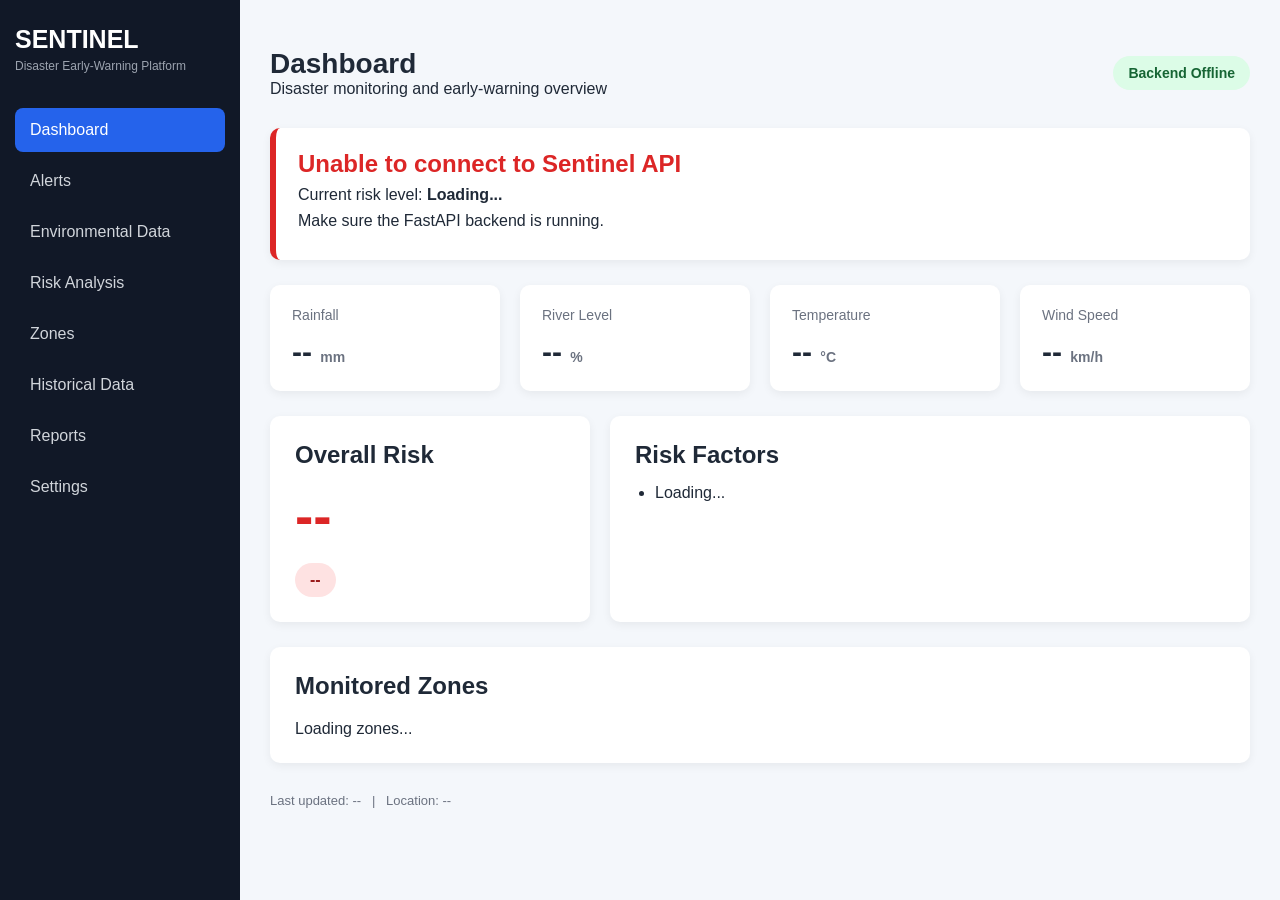
<file: index.html>
```html
<!DOCTYPE html>
<html lang="en">

<head>
    <meta charset="UTF-8">
    <meta name="viewport" content="width=device-width, initial-scale=1.0">

    <title>Sentinel | Disaster Early-Warning Platform</title>

    <style>

        * {
            margin: 0;
            padding: 0;
            box-sizing: border-box;
            font-family: Arial, Helvetica, sans-serif;
        }

        body {
            background: #f4f7fb;
            color: #1f2937;
        }

        /* =====================================================
           SIDEBAR
        ===================================================== */

        .sidebar {
            position: fixed;
            left: 0;
            top: 0;
            width: 240px;
            height: 100vh;
            background: #111827;
            color: white;
            padding: 25px 15px;
        }

        .logo {
            font-size: 25px;
            font-weight: bold;
            margin-bottom: 5px;
        }

        .subtitle {
            font-size: 12px;
            color: #9ca3af;
            margin-bottom: 35px;
        }

        .nav a {
            display: block;
            text-decoration: none;
            color: #d1d5db;
            padding: 13px 15px;
            margin-bottom: 7px;
            border-radius: 8px;
            transition: 0.2s;
        }

        .nav a:hover,
        .nav a.active {
            background: #2563eb;
            color: white;
        }


        /* =====================================================
           MAIN CONTENT
        ===================================================== */

        .main {
            margin-left: 240px;
            padding: 30px;
        }

        .topbar {
            display: flex;
            justify-content: space-between;
            align-items: center;
            margin-bottom: 30px;
        }

        .topbar h1 {
            font-size: 28px;
        }

        .system-status {
            background: #dcfce7;
            color: #166534;
            padding: 9px 15px;
            border-radius: 20px;
            font-size: 14px;
            font-weight: bold;
        }


        /* =====================================================
           ALERT
        ===================================================== */

        .alert {
            background: white;
            border-left: 6px solid #dc2626;
            border-radius: 10px;
            padding: 22px;
            margin-bottom: 25px;
            box-shadow: 0 3px 10px rgba(0,0,0,0.06);
        }

        .alert h2 {
            color: #dc2626;
            margin-bottom: 8px;
        }

        .alert p {
            margin-bottom: 8px;
        }


        /* =====================================================
           ENVIRONMENTAL CARDS
        ===================================================== */

        .cards {
            display: grid;
            grid-template-columns: repeat(4, 1fr);
            gap: 20px;
            margin-bottom: 25px;
        }

        .card {
            background: white;
            padding: 22px;
            border-radius: 10px;
            box-shadow: 0 3px 10px rgba(0,0,0,0.06);
        }

        .card-title {
            color: #6b7280;
            font-size: 14px;
            margin-bottom: 12px;
        }

        .card-value {
            font-size: 30px;
            font-weight: bold;
        }

        .unit {
            font-size: 14px;
            color: #6b7280;
        }


        /* =====================================================
           RISK SECTION
        ===================================================== */

        .risk-section {
            display: grid;
            grid-template-columns: 1fr 2fr;
            gap: 20px;
            margin-bottom: 25px;
        }

        .risk-card {
            background: white;
            padding: 25px;
            border-radius: 10px;
            box-shadow: 0 3px 10px rgba(0,0,0,0.06);
        }

        .risk-score {
            font-size: 55px;
            font-weight: bold;
            color: #dc2626;
            margin: 15px 0;
        }

        .risk-level {
            display: inline-block;
            background: #fee2e2;
            color: #991b1b;
            padding: 8px 15px;
            border-radius: 20px;
            font-weight: bold;
        }

        .reasons {
            margin-top: 15px;
        }

        .reasons li {
            margin-bottom: 8px;
            margin-left: 20px;
        }


        /* =====================================================
           ZONES
        ===================================================== */

        .zones {
            background: white;
            padding: 25px;
            border-radius: 10px;
            box-shadow: 0 3px 10px rgba(0,0,0,0.06);
        }

        .zones h2 {
            margin-bottom: 20px;
        }

        .zones-grid {
            display: grid;
            grid-template-columns: repeat(3, 1fr);
            gap: 15px;
        }

        .zone-card {
            border: 1px solid #e5e7eb;
            padding: 18px;
            border-radius: 8px;
        }

        .zone-card h3 {
            margin-bottom: 10px;
        }

        .zone-card p {
            margin-bottom: 6px;
            color: #6b7280;
        }


        /* =====================================================
           FOOTER
        ===================================================== */

        .footer {
            margin-top: 30px;
            color: #6b7280;
            font-size: 13px;
        }


        /* =====================================================
           RESPONSIVE
        ===================================================== */

        @media (max-width: 900px) {

            .cards {
                grid-template-columns: repeat(2, 1fr);
            }

            .risk-section {
                grid-template-columns: 1fr;
            }

            .zones-grid {
                grid-template-columns: 1fr;
            }
        }

        @media (max-width: 600px) {

            .sidebar {
                width: 190px;
            }

            .main {
                margin-left: 190px;
                padding: 15px;
            }

            .cards {
                grid-template-columns: 1fr;
            }
        }

    </style>
</head>


<body>

    <!-- =====================================================
         SIDEBAR
    ====================================================== -->

    <aside class="sidebar">

        <div class="logo">
            SENTINEL
        </div>

        <div class="subtitle">
            Disaster Early-Warning Platform
        </div>

        <nav class="nav">

            <a href="index.html" class="active">
                Dashboard
            </a>

            <a href="alerts.html">
                Alerts
            </a>

            <a href="environmental.html">
                Environmental Data
            </a>

            <a href="risk-analysis.html">
                Risk Analysis
            </a>

            <a href="zones.html">
                Zones
            </a>

            <a href="historical-data.html">
                Historical Data
            </a>

            <a href="reports.html">
                Reports
            </a>

            <a href="settings.html">
                Settings
            </a>

        </nav>

    </aside>


    <!-- =====================================================
         MAIN
    ====================================================== -->

    <main class="main">

        <!-- TOP BAR -->

        <div class="topbar">

            <div>
                <h1>Dashboard</h1>

                <p>
                    Disaster monitoring and early-warning overview
                </p>
            </div>

            <div
                class="system-status"
                id="system-status"
            >
                Connecting...
            </div>

        </div>


        <!-- =================================================
             ALERT
        ================================================== -->

        <section class="alert">

            <h2 id="alert-headline">
                Loading alert...
            </h2>

            <p>
                Current risk level:
                <strong id="risk-level">
                    Loading...
                </strong>
            </p>

            <p id="recommendation">
                Loading recommendation...
            </p>

        </section>


        <!-- =================================================
             ENVIRONMENTAL DATA
        ================================================== -->

        <section class="cards">

            <div class="card">

                <div class="card-title">
                    Rainfall
                </div>

                <div class="card-value">

                    <span id="rainfall">
                        --
                    </span>

                    <span class="unit">
                        mm
                    </span>

                </div>

            </div>


            <div class="card">

                <div class="card-title">
                    River Level
                </div>

                <div class="card-value">

                    <span id="river-level">
                        --
                    </span>

                    <span class="unit">
                        %
                    </span>

                </div>

            </div>


            <div class="card">

                <div class="card-title">
                    Temperature
                </div>

                <div class="card-value">

                    <span id="temperature">
                        --
                    </span>

                    <span class="unit">
                        °C
                    </span>

                </div>

            </div>


            <div class="card">

                <div class="card-title">
                    Wind Speed
                </div>

                <div class="card-value">

                    <span id="wind-speed">
                        --
                    </span>

                    <span class="unit">
                        km/h
                    </span>

                </div>

            </div>

        </section>


        <!-- =================================================
             RISK ANALYSIS
        ================================================== -->

        <section class="risk-section">

            <div class="risk-card">

                <h2>
                    Overall Risk
                </h2>

                <div
                    class="risk-score"
                    id="risk-score"
                >
                    --
                </div>

                <div
                    class="risk-level"
                    id="risk-level-card"
                >
                    --
                </div>

            </div>


            <div class="risk-card">

                <h2>
                    Risk Factors
                </h2>

                <ul
                    class="reasons"
                    id="risk-reasons"
                >

                    <li>
                        Loading...
                    </li>

                </ul>

            </div>

        </section>


        <!-- =================================================
             ZONES
        ================================================== -->

        <section class="zones">

            <h2>
                Monitored Zones
            </h2>

            <div
                class="zones-grid"
                id="zones-container"
            >

                <p>
                    Loading zones...
                </p>

            </div>

        </section>


        <!-- =================================================
             FOOTER
        ================================================== -->

        <div class="footer">

            Last updated:
            <span id="last-updated">
                --
            </span>

            &nbsp; | &nbsp;

            Location:
            <span id="location">
                --
            </span>

        </div>

    </main>


    <!-- =====================================================
         JAVASCRIPT
    ====================================================== -->

    <script>

        const API_URL =
            "http://127.0.0.1:8000";


        // ====================================================
        // LOAD DASHBOARD
        // ====================================================

        async function loadDashboardData() {

            try {

                const response = await fetch(
                    `${API_URL}/api/dashboard`
                );


                if (!response.ok) {

                    throw new Error(
                        "API request failed"
                    );

                }


                const data =
                    await response.json();


                console.log(
                    "Sentinel Dashboard Data:",
                    data
                );


                // =================================================
                // SYSTEM STATUS
                // =================================================

                document.getElementById(
                    "system-status"
                ).textContent =
                    data.system.status;


                // =================================================
                // ENVIRONMENTAL DATA
                // =================================================

                document.getElementById(
                    "rainfall"
                ).textContent =
                    data.environmental.rainfall;


                document.getElementById(
                    "temperature"
                ).textContent =
                    data.environmental.temperature;


                document.getElementById(
                    "river-level"
                ).textContent =
                    data.environmental.river_level;


                document.getElementById(
                    "wind-speed"
                ).textContent =
                    data.environmental.wind_speed;


                // =================================================
                // RISK
                // =================================================

                document.getElementById(
                    "risk-score"
                ).textContent =
                    data.risk.score + "%";


                document.getElementById(
                    "risk-level"
                ).textContent =
                    data.risk.level;


                document.getElementById(
                    "risk-level-card"
                ).textContent =
                    data.risk.level;


                // =================================================
                // RISK REASONS
                // =================================================

                const reasonsContainer =
                    document.getElementById(
                        "risk-reasons"
                    );


                reasonsContainer.innerHTML = "";


                data.risk.reasons.forEach(
                    function(reason) {

                        const li =
                            document.createElement("li");

                        li.textContent =
                            reason;

                        reasonsContainer.appendChild(li);

                    }
                );


                // =================================================
                // ALERT
                // =================================================

                document.getElementById(
                    "alert-headline"
                ).textContent =
                    data.alert.headline;


                document.getElementById(
                    "recommendation"
                ).textContent =
                    data.alert.recommendation;


                // =================================================
                // LOCATION
                // =================================================

                document.getElementById(
                    "location"
                ).textContent =
                    data.environmental.location;


                // =================================================
                // TIMESTAMP
                // =================================================

                const date =
                    new Date(data.timestamp);


                document.getElementById(
                    "last-updated"
                ).textContent =
                    date.toLocaleString();


                // =================================================
                // ZONES
                // =================================================

                const zonesContainer =
                    document.getElementById(
                        "zones-container"
                    );


                zonesContainer.innerHTML = "";


                data.zones.forEach(
                    function(zone) {

                        const zoneCard =
                            document.createElement("div");


                        zoneCard.className =
                            "zone-card";


                        zoneCard.innerHTML = `

                            <h3>
                                ${zone.name}
                            </h3>

                            <p>
                                Risk Score:
                                <strong>
                                    ${zone.risk_score}%
                                </strong>
                            </p>

                            <p>
                                Risk Level:
                                <strong>
                                    ${zone.risk_level}
                                </strong>
                            </p>

                        `;


                        zonesContainer.appendChild(
                            zoneCard
                        );

                    }
                );

            }


            catch (error) {

                console.error(
                    "Sentinel API Error:",
                    error
                );


                document.getElementById(
                    "system-status"
                ).textContent =
                    "Backend Offline";


                document.getElementById(
                    "alert-headline"
                ).textContent =
                    "Unable to connect to Sentinel API";


                document.getElementById(
                    "recommendation"
                ).textContent =
                    "Make sure the FastAPI backend is running.";

            }

        }


        // ====================================================
        // INITIAL LOAD
        // ====================================================

        loadDashboardData();


        // ====================================================
        // AUTOMATIC REFRESH
        // Refresh every 30 seconds
        // ====================================================

        setInterval(
            loadDashboardData,
            30000
        );

    </script>

</body>

</html>
```
</file>
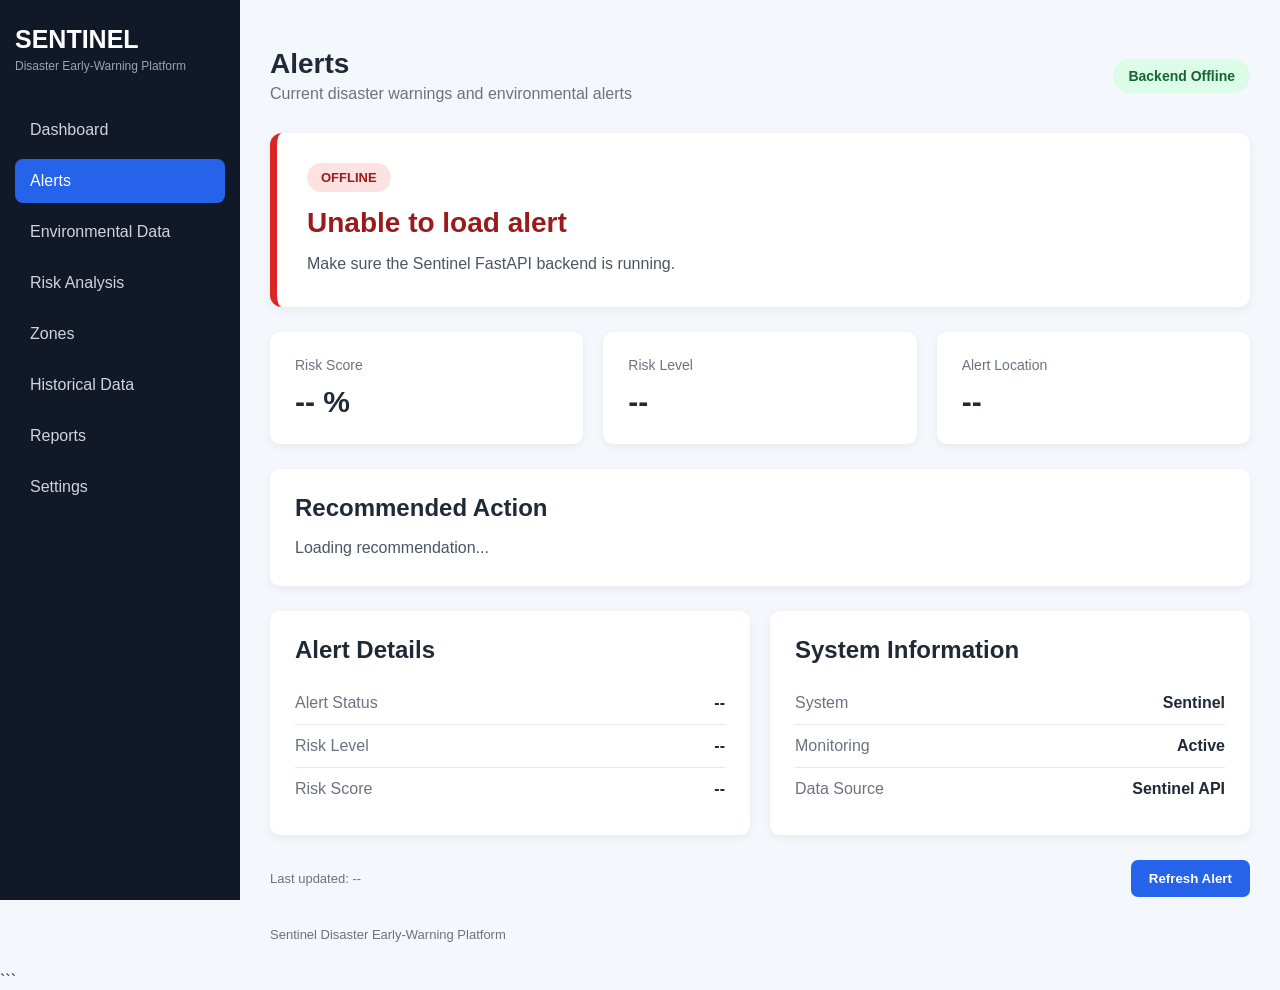
<file: alerts.html>
```html
<!DOCTYPE html>
<html lang="en">

<head>

    <meta charset="UTF-8">

    <meta
        name="viewport"
        content="width=device-width, initial-scale=1.0"
    >

    <title>Sentinel | Alerts</title>

    <style>

        * {
            margin: 0;
            padding: 0;
            box-sizing: border-box;
            font-family: Arial, Helvetica, sans-serif;
        }

        body {
            background: #f4f7fb;
            color: #1f2937;
        }


        /* =====================================================
           SIDEBAR
        ===================================================== */

        .sidebar {
            position: fixed;
            left: 0;
            top: 0;
            width: 240px;
            height: 100vh;
            background: #111827;
            color: white;
            padding: 25px 15px;
        }

        .logo {
            font-size: 25px;
            font-weight: bold;
            margin-bottom: 5px;
        }

        .subtitle {
            font-size: 12px;
            color: #9ca3af;
            margin-bottom: 35px;
        }

        .nav a {
            display: block;
            text-decoration: none;
            color: #d1d5db;
            padding: 13px 15px;
            margin-bottom: 7px;
            border-radius: 8px;
            transition: 0.2s;
        }

        .nav a:hover,
        .nav a.active {
            background: #2563eb;
            color: white;
        }


        /* =====================================================
           MAIN
        ===================================================== */

        .main {
            margin-left: 240px;
            padding: 30px;
        }


        /* =====================================================
           TOP BAR
        ===================================================== */

        .topbar {
            display: flex;
            justify-content: space-between;
            align-items: center;
            margin-bottom: 30px;
        }

        .topbar h1 {
            font-size: 28px;
            margin-bottom: 5px;
        }

        .topbar p {
            color: #6b7280;
        }

        .system-status {
            background: #dcfce7;
            color: #166534;
            padding: 9px 15px;
            border-radius: 20px;
            font-size: 14px;
            font-weight: bold;
        }


        /* =====================================================
           ALERT HERO
        ===================================================== */

        .alert-hero {
            background: white;
            border-radius: 12px;
            padding: 30px;
            margin-bottom: 25px;
            box-shadow: 0 3px 12px rgba(0, 0, 0, 0.06);
            border-left: 7px solid #dc2626;
        }

        .alert-status {
            display: inline-block;
            padding: 7px 14px;
            border-radius: 20px;
            background: #fee2e2;
            color: #991b1b;
            font-weight: bold;
            font-size: 13px;
            margin-bottom: 15px;
        }

        .alert-hero h2 {
            font-size: 28px;
            color: #991b1b;
            margin-bottom: 12px;
        }

        .alert-hero p {
            color: #4b5563;
            line-height: 1.6;
        }


        /* =====================================================
           INFORMATION CARDS
        ===================================================== */

        .cards {
            display: grid;
            grid-template-columns: repeat(3, 1fr);
            gap: 20px;
            margin-bottom: 25px;
        }

        .card {
            background: white;
            padding: 25px;
            border-radius: 10px;
            box-shadow: 0 3px 10px rgba(0, 0, 0, 0.06);
        }

        .card-title {
            color: #6b7280;
            font-size: 14px;
            margin-bottom: 12px;
        }

        .card-value {
            font-size: 30px;
            font-weight: bold;
        }


        /* =====================================================
           RECOMMENDATION
        ===================================================== */

        .recommendation {
            background: white;
            padding: 25px;
            border-radius: 10px;
            margin-bottom: 25px;
            box-shadow: 0 3px 10px rgba(0, 0, 0, 0.06);
        }

        .recommendation h2 {
            margin-bottom: 12px;
        }

        .recommendation p {
            color: #4b5563;
            line-height: 1.7;
        }


        /* =====================================================
           ALERT INFORMATION
        ===================================================== */

        .alert-information {
            display: grid;
            grid-template-columns: 1fr 1fr;
            gap: 20px;
            margin-bottom: 25px;
        }

        .information-card {
            background: white;
            padding: 25px;
            border-radius: 10px;
            box-shadow: 0 3px 10px rgba(0, 0, 0, 0.06);
        }

        .information-card h2 {
            margin-bottom: 18px;
        }

        .information-row {
            display: flex;
            justify-content: space-between;
            padding: 12px 0;
            border-bottom: 1px solid #e5e7eb;
        }

        .information-row:last-child {
            border-bottom: none;
        }

        .information-label {
            color: #6b7280;
        }

        .information-value {
            font-weight: bold;
        }


        /* =====================================================
           REFRESH
        ===================================================== */

        .refresh-section {
            display: flex;
            justify-content: space-between;
            align-items: center;
            margin-top: 20px;
        }

        .refresh-button {
            border: none;
            background: #2563eb;
            color: white;
            padding: 11px 18px;
            border-radius: 7px;
            cursor: pointer;
            font-weight: bold;
        }

        .refresh-button:hover {
            background: #1d4ed8;
        }

        .last-updated {
            color: #6b7280;
            font-size: 13px;
        }


        /* =====================================================
           FOOTER
        ===================================================== */

        .footer {
            margin-top: 30px;
            color: #6b7280;
            font-size: 13px;
        }


        /* =====================================================
           RESPONSIVE
        ===================================================== */

        @media (max-width: 900px) {

            .cards {
                grid-template-columns: 1fr;
            }

            .alert-information {
                grid-template-columns: 1fr;
            }

        }


        @media (max-width: 600px) {

            .sidebar {
                width: 190px;
            }

            .main {
                margin-left: 190px;
                padding: 15px;
            }

        }

    </style>

</head>


<body>


    <!-- =====================================================
         SIDEBAR
    ====================================================== -->

    <aside class="sidebar">

        <div class="logo">
            SENTINEL
        </div>

        <div class="subtitle">
            Disaster Early-Warning Platform
        </div>


        <nav class="nav">

            <a href="index.html">
                Dashboard
            </a>

            <a
                href="alerts.html"
                class="active"
            >
                Alerts
            </a>

            <a href="environmental.html">
                Environmental Data
            </a>

            <a href="risk-analysis.html">
                Risk Analysis
            </a>

            <a href="zones.html">
                Zones
            </a>

            <a href="historical-data.html">
                Historical Data
            </a>

            <a href="reports.html">
                Reports
            </a>

            <a href="settings.html">
                Settings
            </a>

        </nav>

    </aside>


    <!-- =====================================================
         MAIN CONTENT
    ====================================================== -->

    <main class="main">


        <!-- =================================================
             TOP BAR
        ================================================== -->

        <div class="topbar">

            <div>

                <h1>
                    Alerts
                </h1>

                <p>
                    Current disaster warnings and environmental alerts
                </p>

            </div>


            <div
                class="system-status"
                id="system-status"
            >
                Connecting...
            </div>

        </div>


        <!-- =================================================
             MAIN ALERT
        ================================================== -->

        <section class="alert-hero">

            <div
                class="alert-status"
                id="alert-status"
            >
                LOADING
            </div>


            <h2 id="alert-headline">
                Loading alert...
            </h2>


            <p id="alert-message">
                Connecting to Sentinel risk analysis engine...
            </p>

        </section>


        <!-- =================================================
             ALERT CARDS
        ================================================== -->

        <section class="cards">


            <div class="card">

                <div class="card-title">
                    Risk Score
                </div>

                <div class="card-value">

                    <span id="risk-score">
                        --
                    </span>

                    %

                </div>

            </div>


            <div class="card">

                <div class="card-title">
                    Risk Level
                </div>

                <div class="card-value">

                    <span id="risk-level">
                        --
                    </span>

                </div>

            </div>


            <div class="card">

                <div class="card-title">
                    Alert Location
                </div>

                <div class="card-value">

                    <span id="location">
                        --
                    </span>

                </div>

            </div>


        </section>


        <!-- =================================================
             RECOMMENDATION
        ================================================== -->

        <section class="recommendation">

            <h2>
                Recommended Action
            </h2>

            <p id="recommendation">
                Loading recommendation...
            </p>

        </section>


        <!-- =================================================
             ALERT INFORMATION
        ================================================== -->

        <section class="alert-information">


            <div class="information-card">

                <h2>
                    Alert Details
                </h2>


                <div class="information-row">

                    <span class="information-label">
                        Alert Status
                    </span>

                    <span
                        class="information-value"
                        id="details-status"
                    >
                        --
                    </span>

                </div>


                <div class="information-row">

                    <span class="information-label">
                        Risk Level
                    </span>

                    <span
                        class="information-value"
                        id="details-risk"
                    >
                        --
                    </span>

                </div>


                <div class="information-row">

                    <span class="information-label">
                        Risk Score
                    </span>

                    <span
                        class="information-value"
                        id="details-score"
                    >
                        --
                    </span>

                </div>


            </div>


            <div class="information-card">

                <h2>
                    System Information
                </h2>


                <div class="information-row">

                    <span class="information-label">
                        System
                    </span>

                    <span class="information-value">
                        Sentinel
                    </span>

                </div>


                <div class="information-row">

                    <span class="information-label">
                        Monitoring
                    </span>

                    <span class="information-value">
                        Active
                    </span>

                </div>


                <div class="information-row">

                    <span class="information-label">
                        Data Source
                    </span>

                    <span class="information-value">
                        Sentinel API
                    </span>

                </div>


            </div>

        </section>


        <!-- =================================================
             REFRESH
        ================================================== -->

        <div class="refresh-section">

            <span
                class="last-updated"
                id="last-updated"
            >
                Last updated: --
            </span>


            <button
                class="refresh-button"
                onclick="loadAlert()"
            >
                Refresh Alert
            </button>

        </div>


        <!-- =================================================
             FOOTER
        ================================================== -->

        <div class="footer">

            Sentinel Disaster Early-Warning Platform

        </div>


    </main>


    <!-- =====================================================
         JAVASCRIPT
    ====================================================== -->

    <script>

        const API_URL =
            "http://127.0.0.1:8000";


        // ====================================================
        // LOAD ALERT FROM FASTAPI
        // ====================================================

        async function loadAlert() {

            try {

                const response =
                    await fetch(
                        `${API_URL}/api/alert`
                    );


                if (!response.ok) {

                    throw new Error(
                        "Failed to load alert"
                    );

                }


                const data =
                    await response.json();


                console.log(
                    "Sentinel Alert:",
                    data
                );


                // =================================================
                // SYSTEM STATUS
                // =================================================

                document.getElementById(
                    "system-status"
                ).textContent =
                    "Operational";


                // =================================================
                // ALERT STATUS
                // =================================================

                document.getElementById(
                    "alert-status"
                ).textContent =
                    data.alert_status;


                document.getElementById(
                    "details-status"
                ).textContent =
                    data.alert_status;


                // =================================================
                // ALERT HEADLINE
                // =================================================

                document.getElementById(
                    "alert-headline"
                ).textContent =
                    data.headline;


                // =================================================
                // ALERT MESSAGE
                // =================================================

                document.getElementById(
                    "alert-message"
                ).textContent =
                    data.message;


                // =================================================
                // RISK SCORE
                // =================================================

                document.getElementById(
                    "risk-score"
                ).textContent =
                    data.risk_score;


                document.getElementById(
                    "details-score"
                ).textContent =
                    data.risk_score + "%";


                // =================================================
                // RISK LEVEL
                // =================================================

                document.getElementById(
                    "risk-level"
                ).textContent =
                    data.risk_level;


                document.getElementById(
                    "details-risk"
                ).textContent =
                    data.risk_level;


                // =================================================
                // RECOMMENDATION
                // =================================================

                document.getElementById(
                    "recommendation"
                ).textContent =
                    data.recommendation;


                // =================================================
                // LOCATION
                // =================================================

                /*
                 * The /api/alert endpoint currently does not
                 * return a location, so we obtain it from the
                 * environmental endpoint.
                 */

                const environmentalResponse =
                    await fetch(
                        `${API_URL}/api/environmental`
                    );


                if (environmentalResponse.ok) {

                    const environmental =
                        await environmentalResponse.json();


                    document.getElementById(
                        "location"
                    ).textContent =
                        environmental.data.location;

                }


                // =================================================
                // TIMESTAMP
                // =================================================

                const date =
                    new Date(data.timestamp);


                document.getElementById(
                    "last-updated"
                ).textContent =
                    "Last updated: " +
                    date.toLocaleString();

            }


            catch (error) {

                console.error(
                    "Sentinel Alert Error:",
                    error
                );


                document.getElementById(
                    "system-status"
                ).textContent =
                    "Backend Offline";


                document.getElementById(
                    "alert-status"
                ).textContent =
                    "OFFLINE";


                document.getElementById(
                    "alert-headline"
                ).textContent =
                    "Unable to load alert";


                document.getElementById(
                    "alert-message"
                ).textContent =
                    "Make sure the Sentinel FastAPI backend is running.";

            }

        }


        // ====================================================
        // INITIAL LOAD
        // ====================================================

        loadAlert();


        // ====================================================
        // AUTOMATIC REFRESH
        // Every 30 seconds
        // ====================================================

        setInterval(
            loadAlert,
            30000
        );

    </script>


</body>

</html>
```
</file>
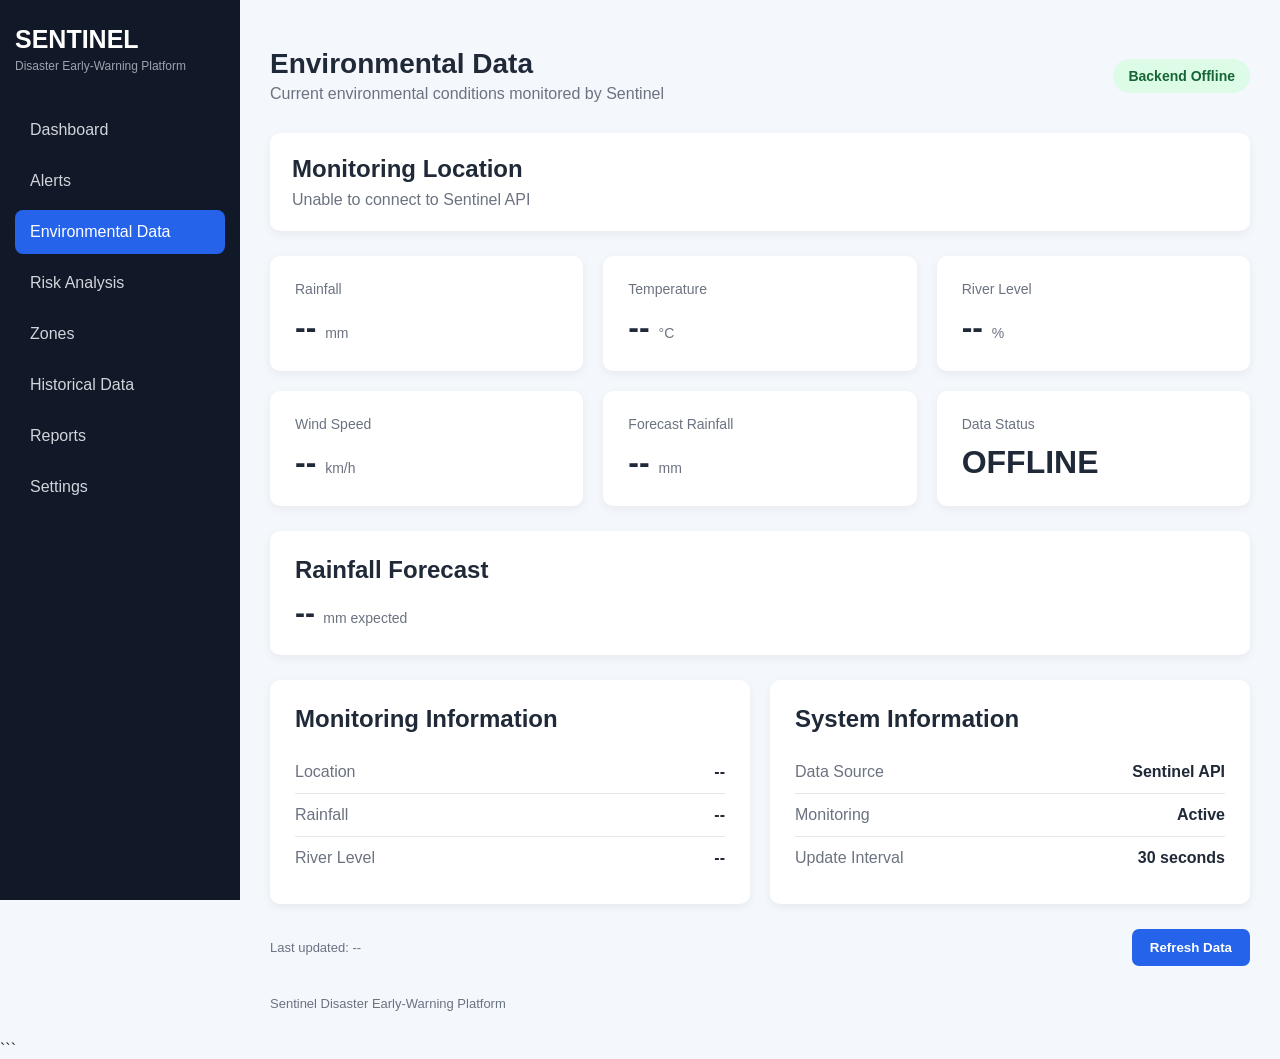
<file: environmental.html>
```html
<!DOCTYPE html>
<html lang="en">

<head>
    <meta charset="UTF-8">
    <meta name="viewport" content="width=device-width, initial-scale=1.0">

    <title>Sentinel | Environmental Data</title>

    <style>

        * {
            margin: 0;
            padding: 0;
            box-sizing: border-box;
            font-family: Arial, Helvetica, sans-serif;
        }

        body {
            background: #f4f7fb;
            color: #1f2937;
        }

        /* =====================================================
           SIDEBAR
        ===================================================== */

        .sidebar {
            position: fixed;
            left: 0;
            top: 0;
            width: 240px;
            height: 100vh;
            background: #111827;
            color: white;
            padding: 25px 15px;
        }

        .logo {
            font-size: 25px;
            font-weight: bold;
            margin-bottom: 5px;
        }

        .subtitle {
            font-size: 12px;
            color: #9ca3af;
            margin-bottom: 35px;
        }

        .nav a {
            display: block;
            text-decoration: none;
            color: #d1d5db;
            padding: 13px 15px;
            margin-bottom: 7px;
            border-radius: 8px;
            transition: 0.2s;
        }

        .nav a:hover,
        .nav a.active {
            background: #2563eb;
            color: white;
        }

        /* =====================================================
           MAIN
        ===================================================== */

        .main {
            margin-left: 240px;
            padding: 30px;
        }

        /* =====================================================
           TOPBAR
        ===================================================== */

        .topbar {
            display: flex;
            justify-content: space-between;
            align-items: center;
            margin-bottom: 30px;
        }

        .topbar h1 {
            font-size: 28px;
            margin-bottom: 5px;
        }

        .topbar p {
            color: #6b7280;
        }

        .system-status {
            background: #dcfce7;
            color: #166534;
            padding: 9px 15px;
            border-radius: 20px;
            font-size: 14px;
            font-weight: bold;
        }

        /* =====================================================
           LOCATION
        ===================================================== */

        .location-card {
            background: white;
            padding: 22px;
            border-radius: 10px;
            margin-bottom: 25px;
            box-shadow: 0 3px 10px rgba(0, 0, 0, 0.06);
        }

        .location-card h2 {
            margin-bottom: 8px;
        }

        .location-card p {
            color: #6b7280;
        }

        /* =====================================================
           ENVIRONMENTAL CARDS
        ===================================================== */

        .cards {
            display: grid;
            grid-template-columns: repeat(3, 1fr);
            gap: 20px;
            margin-bottom: 25px;
        }

        .card {
            background: white;
            padding: 25px;
            border-radius: 10px;
            box-shadow: 0 3px 10px rgba(0, 0, 0, 0.06);
        }

        .card-title {
            color: #6b7280;
            font-size: 14px;
            margin-bottom: 12px;
        }

        .card-value {
            font-size: 32px;
            font-weight: bold;
        }

        .unit {
            font-size: 14px;
            color: #6b7280;
            font-weight: normal;
        }

        /* =====================================================
           FORECAST
        ===================================================== */

        .forecast {
            background: white;
            padding: 25px;
            border-radius: 10px;
            margin-bottom: 25px;
            box-shadow: 0 3px 10px rgba(0, 0, 0, 0.06);
        }

        .forecast h2 {
            margin-bottom: 12px;
        }

        .forecast-value {
            font-size: 30px;
            font-weight: bold;
        }

        /* =====================================================
           MONITORING INFORMATION
        ===================================================== */

        .monitoring {
            display: grid;
            grid-template-columns: 1fr 1fr;
            gap: 20px;
            margin-bottom: 25px;
        }

        .info-card {
            background: white;
            padding: 25px;
            border-radius: 10px;
            box-shadow: 0 3px 10px rgba(0, 0, 0, 0.06);
        }

        .info-card h2 {
            margin-bottom: 18px;
        }

        .info-row {
            display: flex;
            justify-content: space-between;
            padding: 12px 0;
            border-bottom: 1px solid #e5e7eb;
        }

        .info-row:last-child {
            border-bottom: none;
        }

        .label {
            color: #6b7280;
        }

        .value {
            font-weight: bold;
        }

        /* =====================================================
           REFRESH
        ===================================================== */

        .refresh-section {
            display: flex;
            justify-content: space-between;
            align-items: center;
            margin-top: 20px;
        }

        .refresh-button {
            border: none;
            background: #2563eb;
            color: white;
            padding: 11px 18px;
            border-radius: 7px;
            cursor: pointer;
            font-weight: bold;
        }

        .refresh-button:hover {
            background: #1d4ed8;
        }

        .last-updated {
            color: #6b7280;
            font-size: 13px;
        }

        /* =====================================================
           FOOTER
        ===================================================== */

        .footer {
            margin-top: 30px;
            color: #6b7280;
            font-size: 13px;
        }

        /* =====================================================
           RESPONSIVE
        ===================================================== */

        @media (max-width: 900px) {

            .cards {
                grid-template-columns: 1fr 1fr;
            }

            .monitoring {
                grid-template-columns: 1fr;
            }

        }

        @media (max-width: 600px) {

            .sidebar {
                width: 190px;
            }

            .main {
                margin-left: 190px;
                padding: 15px;
            }

            .cards {
                grid-template-columns: 1fr;
            }

        }

    </style>
</head>


<body>

    <!-- =====================================================
         SIDEBAR
    ====================================================== -->

    <aside class="sidebar">

        <div class="logo">
            SENTINEL
        </div>

        <div class="subtitle">
            Disaster Early-Warning Platform
        </div>

        <nav class="nav">

            <a href="index.html">
                Dashboard
            </a>

            <a href="alerts.html">
                Alerts
            </a>

            <a href="environmental.html" class="active">
                Environmental Data
            </a>

            <a href="risk-analysis.html">
                Risk Analysis
            </a>

            <a href="zones.html">
                Zones
            </a>

            <a href="historical-data.html">
                Historical Data
            </a>

            <a href="reports.html">
                Reports
            </a>

            <a href="settings.html">
                Settings
            </a>

        </nav>

    </aside>


    <!-- =====================================================
         MAIN CONTENT
    ====================================================== -->

    <main class="main">

        <!-- TOPBAR -->

        <div class="topbar">

            <div>

                <h1>
                    Environmental Data
                </h1>

                <p>
                    Current environmental conditions monitored by Sentinel
                </p>

            </div>

            <div
                class="system-status"
                id="system-status"
            >
                Connecting...
            </div>

        </div>


        <!-- =================================================
             LOCATION
        ================================================== -->

        <section class="location-card">

            <h2>
                Monitoring Location
            </h2>

            <p id="location">
                Loading location...
            </p>

        </section>


        <!-- =================================================
             ENVIRONMENTAL DATA
        ================================================== -->

        <section class="cards">

            <!-- RAINFALL -->

            <div class="card">

                <div class="card-title">
                    Rainfall
                </div>

                <div class="card-value">

                    <span id="rainfall">
                        --
                    </span>

                    <span class="unit">
                        mm
                    </span>

                </div>

            </div>


            <!-- TEMPERATURE -->

            <div class="card">

                <div class="card-title">
                    Temperature
                </div>

                <div class="card-value">

                    <span id="temperature">
                        --
                    </span>

                    <span class="unit">
                        °C
                    </span>

                </div>

            </div>


            <!-- RIVER LEVEL -->

            <div class="card">

                <div class="card-title">
                    River Level
                </div>

                <div class="card-value">

                    <span id="river-level">
                        --
                    </span>

                    <span class="unit">
                        %
                    </span>

                </div>

            </div>


            <!-- WIND -->

            <div class="card">

                <div class="card-title">
                    Wind Speed
                </div>

                <div class="card-value">

                    <span id="wind-speed">
                        --
                    </span>

                    <span class="unit">
                        km/h
                    </span>

                </div>

            </div>


            <!-- FORECAST -->

            <div class="card">

                <div class="card-title">
                    Forecast Rainfall
                </div>

                <div class="card-value">

                    <span id="forecast-rainfall">
                        --
                    </span>

                    <span class="unit">
                        mm
                    </span>

                </div>

            </div>


            <!-- DATA STATUS -->

            <div class="card">

                <div class="card-title">
                    Data Status
                </div>

                <div class="card-value">

                    <span id="data-status">
                        --
                    </span>

                </div>

            </div>

        </section>


        <!-- =================================================
             FORECAST
        ================================================== -->

        <section class="forecast">

            <h2>
                Rainfall Forecast
            </h2>

            <div class="forecast-value">

                <span id="forecast-display">
                    --
                </span>

                <span class="unit">
                    mm expected
                </span>

            </div>

        </section>


        <!-- =================================================
             MONITORING INFORMATION
        ================================================== -->

        <section class="monitoring">

            <div class="info-card">

                <h2>
                    Monitoring Information
                </h2>

                <div class="info-row">

                    <span class="label">
                        Location
                    </span>

                    <span
                        class="value"
                        id="info-location"
                    >
                        --
                    </span>

                </div>

                <div class="info-row">

                    <span class="label">
                        Rainfall
                    </span>

                    <span
                        class="value"
                        id="info-rainfall"
                    >
                        --
                    </span>

                </div>

                <div class="info-row">

                    <span class="label">
                        River Level
                    </span>

                    <span
                        class="value"
                        id="info-river"
                    >
                        --
                    </span>

                </div>

            </div>


            <div class="info-card">

                <h2>
                    System Information
                </h2>

                <div class="info-row">

                    <span class="label">
                        Data Source
                    </span>

                    <span class="value">
                        Sentinel API
                    </span>

                </div>

                <div class="info-row">

                    <span class="label">
                        Monitoring
                    </span>

                    <span class="value">
                        Active
                    </span>

                </div>

                <div class="info-row">

                    <span class="label">
                        Update Interval
                    </span>

                    <span class="value">
                        30 seconds
                    </span>

                </div>

            </div>

        </section>


        <!-- =================================================
             REFRESH
        ================================================== -->

        <div class="refresh-section">

            <span
                class="last-updated"
                id="last-updated"
            >
                Last updated: --
            </span>

            <button
                class="refresh-button"
                onclick="loadEnvironmentalData()"
            >
                Refresh Data
            </button>

        </div>


        <!-- FOOTER -->

        <div class="footer">

            Sentinel Disaster Early-Warning Platform

        </div>

    </main>


    <!-- =====================================================
         JAVASCRIPT
    ====================================================== -->

    <script>

        const API_URL =
            "http://127.0.0.1:8000";


        // ====================================================
        // LOAD ENVIRONMENTAL DATA
        // ====================================================

        async function loadEnvironmentalData() {

            try {

                const response =
                    await fetch(
                        `${API_URL}/api/environmental`
                    );


                if (!response.ok) {

                    throw new Error(
                        "Environmental API request failed"
                    );

                }


                const result =
                    await response.json();


                console.log(
                    "Environmental Data:",
                    result
                );


                const data =
                    result.data;


                // =================================================
                // SYSTEM
                // =================================================

                document.getElementById(
                    "system-status"
                ).textContent =
                    "Operational";


                document.getElementById(
                    "data-status"
                ).textContent =
                    "LIVE";


                // =================================================
                // ENVIRONMENTAL VALUES
                // =================================================

                document.getElementById(
                    "rainfall"
                ).textContent =
                    data.rainfall;


                document.getElementById(
                    "temperature"
                ).textContent =
                    data.temperature;


                document.getElementById(
                    "river-level"
                ).textContent =
                    data.river_level;


                document.getElementById(
                    "wind-speed"
                ).textContent =
                    data.wind_speed;


                document.getElementById(
                    "forecast-rainfall"
                ).textContent =
                    data.forecast_rainfall;


                document.getElementById(
                    "forecast-display"
                ).textContent =
                    data.forecast_rainfall;


                // =================================================
                // LOCATION
                // =================================================

                document.getElementById(
                    "location"
                ).textContent =
                    data.location;


                document.getElementById(
                    "info-location"
                ).textContent =
                    data.location;


                // =================================================
                // INFORMATION
                // =================================================

                document.getElementById(
                    "info-rainfall"
                ).textContent =
                    data.rainfall + " mm";


                document.getElementById(
                    "info-river"
                ).textContent =
                    data.river_level + "%";


                // =================================================
                // TIMESTAMP
                // =================================================

                const date =
                    new Date(data.timestamp);


                document.getElementById(
                    "last-updated"
                ).textContent =
                    "Last updated: " +
                    date.toLocaleString();

            }


            catch (error) {

                console.error(
                    "Environmental API Error:",
                    error
                );


                document.getElementById(
                    "system-status"
                ).textContent =
                    "Backend Offline";


                document.getElementById(
                    "data-status"
                ).textContent =
                    "OFFLINE";


                document.getElementById(
                    "location"
                ).textContent =
                    "Unable to connect to Sentinel API";

            }

        }


        // ====================================================
        // INITIAL LOAD
        // ====================================================

        loadEnvironmentalData();


        // ====================================================
        // AUTOMATIC REFRESH
        // Every 30 seconds
        // ====================================================

        setInterval(
            loadEnvironmentalData,
            30000
        );

    </script>

</body>

</html>
```
</file>
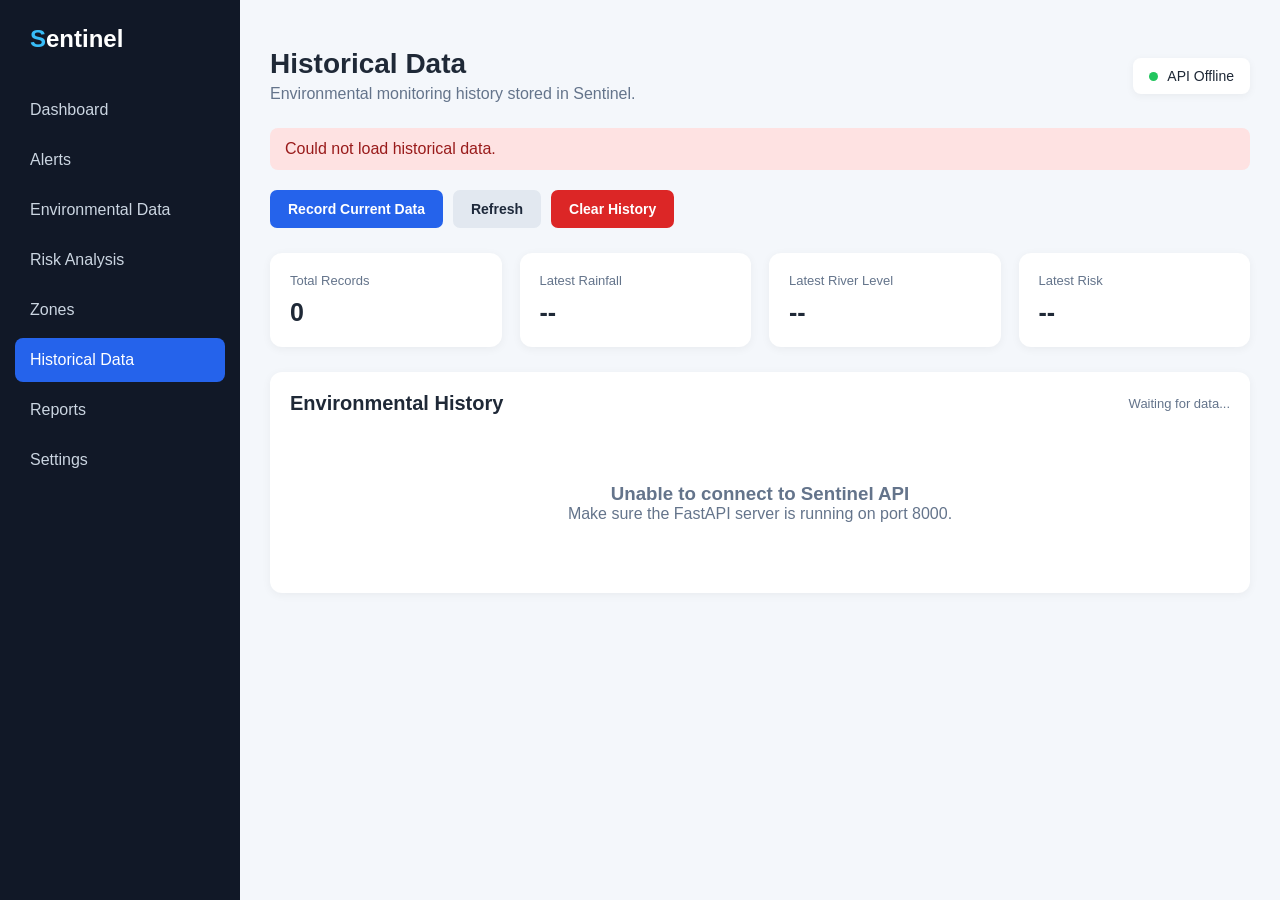
<file: historical-data.html>
```html
<!DOCTYPE html>
<html lang="en">

<head>

    <meta charset="UTF-8">

    <meta name="viewport" content="width=device-width, initial-scale=1.0">

    <title>Sentinel | Historical Data</title>

    <style>

        * {
            box-sizing: border-box;
            margin: 0;
            padding: 0;
        }

        body {
            font-family: Arial, sans-serif;
            background: #f4f7fb;
            color: #1f2937;
        }

        .sidebar {
            position: fixed;
            left: 0;
            top: 0;
            width: 240px;
            height: 100vh;
            background: #111827;
            color: white;
            padding: 25px 15px;
        }

        .logo {
            font-size: 24px;
            font-weight: bold;
            margin-bottom: 35px;
            padding-left: 15px;
        }

        .logo span {
            color: #38bdf8;
        }

        .nav-link {
            display: block;
            text-decoration: none;
            color: #cbd5e1;
            padding: 13px 15px;
            border-radius: 8px;
            margin-bottom: 6px;
            transition: 0.2s;
        }

        .nav-link:hover {
            background: #1f2937;
            color: white;
        }

        .nav-link.active {
            background: #2563eb;
            color: white;
        }

        .main {
            margin-left: 240px;
            padding: 30px;
        }

        .topbar {
            display: flex;
            justify-content: space-between;
            align-items: center;
            margin-bottom: 25px;
        }

        .page-title h1 {
            font-size: 28px;
            margin-bottom: 5px;
        }

        .page-title p {
            color: #64748b;
        }

        .status {
            background: white;
            padding: 10px 16px;
            border-radius: 8px;
            box-shadow: 0 2px 8px rgba(0,0,0,0.05);
            font-size: 14px;
        }

        .status-dot {
            display: inline-block;
            width: 9px;
            height: 9px;
            background: #22c55e;
            border-radius: 50%;
            margin-right: 6px;
        }

        .actions {
            display: flex;
            gap: 10px;
            margin-bottom: 25px;
        }

        button {
            border: none;
            padding: 11px 18px;
            border-radius: 7px;
            cursor: pointer;
            font-size: 14px;
            font-weight: 600;
        }

        .btn-primary {
            background: #2563eb;
            color: white;
        }

        .btn-primary:hover {
            background: #1d4ed8;
        }

        .btn-danger {
            background: #dc2626;
            color: white;
        }

        .btn-danger:hover {
            background: #b91c1c;
        }

        .btn-secondary {
            background: #e2e8f0;
            color: #1e293b;
        }

        .btn-secondary:hover {
            background: #cbd5e1;
        }

        .cards {
            display: grid;
            grid-template-columns: repeat(4, 1fr);
            gap: 18px;
            margin-bottom: 25px;
        }

        .card {
            background: white;
            padding: 20px;
            border-radius: 12px;
            box-shadow: 0 2px 10px rgba(0,0,0,0.05);
        }

        .card-title {
            color: #64748b;
            font-size: 13px;
            margin-bottom: 10px;
        }

        .card-value {
            font-size: 25px;
            font-weight: bold;
        }

        .table-container {
            background: white;
            border-radius: 12px;
            padding: 20px;
            box-shadow: 0 2px 10px rgba(0,0,0,0.05);
            overflow-x: auto;
        }

        .table-header {
            display: flex;
            justify-content: space-between;
            align-items: center;
            margin-bottom: 18px;
        }

        .table-header h2 {
            font-size: 20px;
        }

        .last-updated {
            color: #64748b;
            font-size: 13px;
        }

        table {
            width: 100%;
            border-collapse: collapse;
            min-width: 1000px;
        }

        th {
            background: #f8fafc;
            color: #475569;
            font-size: 12px;
            text-align: left;
            padding: 13px 10px;
            border-bottom: 1px solid #e2e8f0;
        }

        td {
            padding: 13px 10px;
            border-bottom: 1px solid #e2e8f0;
            font-size: 13px;
        }

        tr:hover {
            background: #f8fafc;
        }

        .risk {
            display: inline-block;
            padding: 5px 9px;
            border-radius: 20px;
            font-size: 11px;
            font-weight: bold;
        }

        .risk-extreme {
            background: #fee2e2;
            color: #b91c1c;
        }

        .risk-high {
            background: #ffedd5;
            color: #c2410c;
        }

        .risk-moderate {
            background: #fef3c7;
            color: #a16207;
        }

        .risk-low {
            background: #dcfce7;
            color: #15803d;
        }

        .empty {
            text-align: center;
            padding: 50px 20px;
            color: #64748b;
        }

        .loading {
            text-align: center;
            padding: 30px;
            color: #64748b;
        }

        .message {
            padding: 12px 15px;
            border-radius: 8px;
            margin-bottom: 20px;
            display: none;
        }

        .message.success {
            display: block;
            background: #dcfce7;
            color: #166534;
        }

        .message.error {
            display: block;
            background: #fee2e2;
            color: #991b1b;
        }

        @media (max-width: 1000px) {

            .sidebar {
                width: 200px;
            }

            .main {
                margin-left: 200px;
            }

            .cards {
                grid-template-columns: repeat(2, 1fr);
            }

        }

        @media (max-width: 700px) {

            .sidebar {
                position: relative;
                width: 100%;
                height: auto;
            }

            .main {
                margin-left: 0;
            }

            .cards {
                grid-template-columns: 1fr;
            }

            .topbar {
                flex-direction: column;
                align-items: flex-start;
                gap: 15px;
            }

        }

    </style>

</head>


<body>


    <!-- =====================================================
         SIDEBAR
         ===================================================== -->

    <aside class="sidebar">

        <div class="logo">
            <span>S</span>entinel
        </div>

        <a href="index.html" class="nav-link">
            Dashboard
        </a>

        <a href="alerts.html" class="nav-link">
            Alerts
        </a>

        <a href="environmental.html" class="nav-link">
            Environmental Data
        </a>

        <a href="risk-analysis.html" class="nav-link">
            Risk Analysis
        </a>

        <a href="zones.html" class="nav-link">
            Zones
        </a>

        <a href="historical-data.html" class="nav-link active">
            Historical Data
        </a>

        <a href="reports.html" class="nav-link">
            Reports
        </a>

        <a href="settings.html" class="nav-link">
            Settings
        </a>

    </aside>


    <!-- =====================================================
         MAIN CONTENT
         ===================================================== -->

    <main class="main">


        <!-- TOP BAR -->

        <div class="topbar">

            <div class="page-title">

                <h1>Historical Data</h1>

                <p>
                    Environmental monitoring history stored in Sentinel.
                </p>

            </div>

            <div class="status">

                <span class="status-dot"></span>

                <span id="api-status">
                    API Connected
                </span>

            </div>

        </div>


        <!-- MESSAGE -->

        <div id="message" class="message"></div>


        <!-- ACTION BUTTONS -->

        <div class="actions">

            <button
                class="btn-primary"
                onclick="recordCurrentData()"
            >
                Record Current Data
            </button>

            <button
                class="btn-secondary"
                onclick="loadHistory()"
            >
                Refresh
            </button>

            <button
                class="btn-danger"
                onclick="clearHistory()"
            >
                Clear History
            </button>

        </div>


        <!-- SUMMARY CARDS -->

        <div class="cards">

            <div class="card">

                <div class="card-title">
                    Total Records
                </div>

                <div
                    class="card-value"
                    id="total-records"
                >
                    0
                </div>

            </div>


            <div class="card">

                <div class="card-title">
                    Latest Rainfall
                </div>

                <div
                    class="card-value"
                    id="latest-rainfall"
                >
                    --
                </div>

            </div>


            <div class="card">

                <div class="card-title">
                    Latest River Level
                </div>

                <div
                    class="card-value"
                    id="latest-river"
                >
                    --
                </div>

            </div>


            <div class="card">

                <div class="card-title">
                    Latest Risk
                </div>

                <div
                    class="card-value"
                    id="latest-risk"
                >
                    --
                </div>

            </div>

        </div>


        <!-- =================================================
             HISTORY TABLE
             ================================================= -->

        <div class="table-container">

            <div class="table-header">

                <h2>
                    Environmental History
                </h2>

                <div
                    class="last-updated"
                    id="last-updated"
                >
                    Waiting for data...
                </div>

            </div>


            <div id="table-content">

                <div class="loading">
                    Loading historical data...
                </div>

            </div>

        </div>


    </main>


    <!-- =====================================================
         JAVASCRIPT
         ===================================================== -->

    <script>

        const API_URL =
            "http://127.0.0.1:8000";


        // ====================================================
        // SHOW MESSAGE
        // ====================================================

        function showMessage(message, type) {

            const element =
                document.getElementById("message");

            element.textContent = message;

            element.className =
                "message " + type;


            setTimeout(() => {

                element.className =
                    "message";

            }, 4000);

        }


        // ====================================================
        // FORMAT DATE
        // ====================================================

        function formatDate(timestamp) {

            if (!timestamp) {
                return "--";
            }

            const date =
                new Date(timestamp);

            return date.toLocaleString();

        }


        // ====================================================
        // RISK CLASS
        // ====================================================

        function getRiskClass(level) {

            if (!level) {
                return "";
            }

            const value =
                level.toUpperCase();

            if (value === "EXTREME") {
                return "risk-extreme";
            }

            if (value === "HIGH") {
                return "risk-high";
            }

            if (value === "MODERATE") {
                return "risk-moderate";
            }

            return "risk-low";

        }


        // ====================================================
        // LOAD HISTORY
        // ====================================================

        async function loadHistory() {

            const tableContent =
                document.getElementById("table-content");

            const apiStatus =
                document.getElementById("api-status");


            tableContent.innerHTML =
                '<div class="loading">Loading historical data...</div>';


            try {

                const response =
                    await fetch(
                        `${API_URL}/api/history?limit=100`
                    );


                if (!response.ok) {

                    throw new Error(
                        "Unable to load historical data"
                    );

                }


                const result =
                    await response.json();


                apiStatus.textContent =
                    "API Connected";


                const history =
                    result.history || [];


                document.getElementById(
                    "total-records"
                ).textContent =
                    result.count || 0;


                if (history.length === 0) {

                    tableContent.innerHTML = `

                        <div class="empty">

                            <h3>No historical data yet</h3>

                            <p>
                                Click "Record Current Data"
                                to save the current
                                environmental conditions.
                            </p>

                        </div>

                    `;


                    document.getElementById(
                        "latest-rainfall"
                    ).textContent = "--";


                    document.getElementById(
                        "latest-river"
                    ).textContent = "--";


                    document.getElementById(
                        "latest-risk"
                    ).textContent = "--";


                    return;

                }


                const latest =
                    history[0];


                document.getElementById(
                    "latest-rainfall"
                ).textContent =
                    latest.rainfall;


                document.getElementById(
                    "latest-river"
                ).textContent =
                    latest.river_level;


                document.getElementById(
                    "latest-risk"
                ).textContent =
                    latest.risk_score;


                let table = `

                    <table>

                        <thead>

                            <tr>

                                <th>ID</th>

                                <th>Date / Time</th>

                                <th>Location</th>

                                <th>Rainfall</th>

                                <th>Temperature</th>

                                <th>River Level</th>

                                <th>Wind Speed</th>

                                <th>Forecast Rainfall</th>

                                <th>Risk Score</th>

                                <th>Risk Level</th>

                            </tr>

                        </thead>

                        <tbody>

                `;


                history.forEach(record => {

                    const riskClass =
                        getRiskClass(
                            record.risk_level
                        );


                    table += `

                        <tr>

                            <td>
                                ${record.id}
                            </td>

                            <td>
                                ${formatDate(
                                    record.timestamp
                                )}
                            </td>

                            <td>
                                ${record.location}
                            </td>

                            <td>
                                ${record.rainfall}
                            </td>

                            <td>
                                ${record.temperature}°C
                            </td>

                            <td>
                                ${record.river_level}
                            </td>

                            <td>
                                ${record.wind_speed}
                            </td>

                            <td>
                                ${record.forecast_rainfall}
                            </td>

                            <td>
                                ${record.risk_score}
                            </td>

                            <td>

                                <span
                                    class="risk ${riskClass}"
                                >
                                    ${record.risk_level}
                                </span>

                            </td>

                        </tr>

                    `;

                });


                table += `

                        </tbody>

                    </table>

                `;


                tableContent.innerHTML =
                    table;


                document.getElementById(
                    "last-updated"
                ).textContent =
                    "Updated: " +
                    new Date().toLocaleTimeString();


            } catch (error) {

                console.error(error);


                apiStatus.textContent =
                    "API Offline";


                tableContent.innerHTML = `

                    <div class="empty">

                        <h3>Unable to connect to Sentinel API</h3>

                        <p>
                            Make sure the FastAPI server
                            is running on port 8000.
                        </p>

                    </div>

                `;


                showMessage(
                    "Could not load historical data.",
                    "error"
                );

            }

        }


        // ====================================================
        // RECORD CURRENT DATA
        // ====================================================

        async function recordCurrentData() {

            try {

                const response =
                    await fetch(
                        `${API_URL}/api/history`,
                        {
                            method: "POST"
                        }
                    );


                if (!response.ok) {

                    throw new Error(
                        "Unable to save data"
                    );

                }


                const result =
                    await response.json();


                showMessage(
                    `Record #${result.record_id} saved successfully.`,
                    "success"
                );


                await loadHistory();


            } catch (error) {

                console.error(error);


                showMessage(
                    "Could not save environmental data.",
                    "error"
                );

            }

        }


        // ====================================================
        // CLEAR HISTORY
        // ====================================================

        async function clearHistory() {

            const confirmed =
                confirm(
                    "Are you sure you want to permanently delete all historical data?"
                );


            if (!confirmed) {
                return;
            }


            try {

                const response =
                    await fetch(
                        `${API_URL}/api/history`,
                        {
                            method: "DELETE"
                        }
                    );


                if (!response.ok) {

                    throw new Error(
                        "Unable to clear history"
                    );

                }


                const result =
                    await response.json();


                showMessage(
                    `${result.deleted_records} records deleted.`,
                    "success"
                );


                await loadHistory();


            } catch (error) {

                console.error(error);


                showMessage(
                    "Could not clear historical data.",
                    "error"
                );

            }

        }


        // ====================================================
        // INITIAL LOAD
        // ====================================================

        loadHistory();


        // ====================================================
        // AUTO REFRESH
        // ====================================================

        setInterval(
            loadHistory,
            30000
        );

    </script>

</body>

</html>
```
</file>
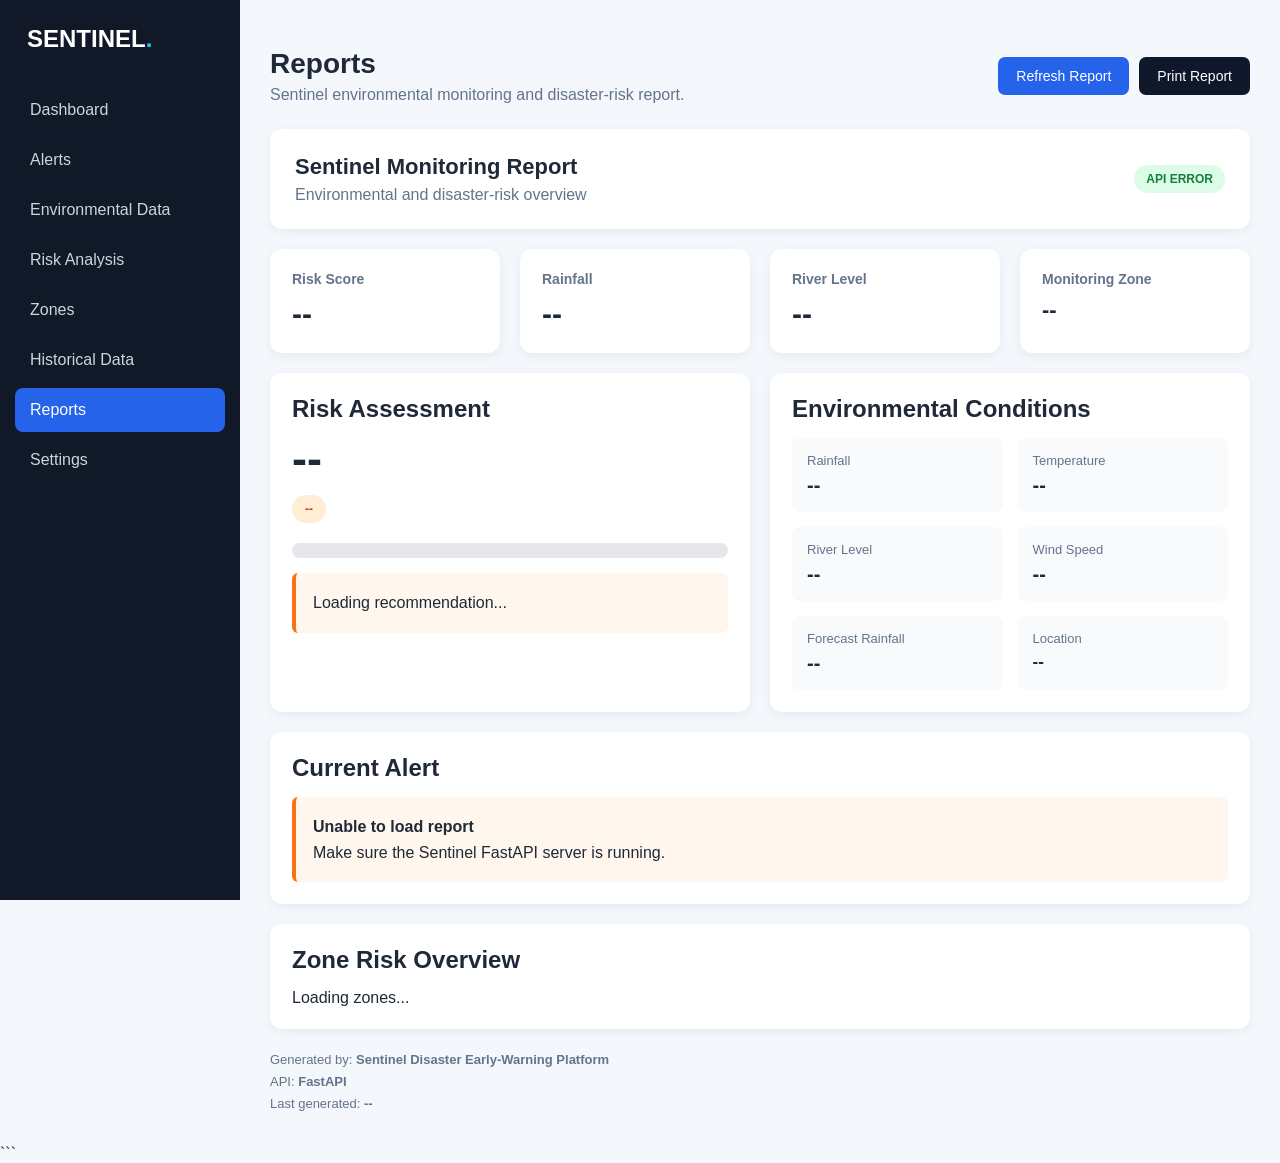
<file: reports.html>
```html
<!DOCTYPE html>
<html lang="en">

<head>

    <meta charset="UTF-8">

    <meta
        name="viewport"
        content="width=device-width, initial-scale=1.0">

    <title>Sentinel | Reports</title>


    <style>

        * {
            box-sizing: border-box;
            margin: 0;
            padding: 0;
            font-family: Arial, Helvetica, sans-serif;
        }


        body {
            background: #f4f7fb;
            color: #1f2937;
        }


        /* =====================================================
           SIDEBAR
        ===================================================== */

        .sidebar {

            position: fixed;

            left: 0;
            top: 0;

            width: 240px;
            height: 100vh;

            background: #111827;

            color: white;

            padding: 25px 15px;
        }


        .logo {

            font-size: 24px;

            font-weight: bold;

            margin-bottom: 35px;

            padding-left: 12px;
        }


        .logo span {
            color: #38bdf8;
        }


        .nav a {

            display: block;

            color: #cbd5e1;

            text-decoration: none;

            padding: 13px 15px;

            margin-bottom: 6px;

            border-radius: 8px;

            transition: 0.2s;
        }


        .nav a:hover {

            background: #1e293b;

            color: white;
        }


        .nav a.active {

            background: #2563eb;

            color: white;
        }


        /* =====================================================
           MAIN
        ===================================================== */

        .main {

            margin-left: 240px;

            padding: 30px;
        }


        .header {

            display: flex;

            justify-content: space-between;

            align-items: center;

            margin-bottom: 25px;
        }


        .header h1 {

            font-size: 28px;
        }


        .header p {

            color: #64748b;

            margin-top: 6px;
        }


        .button-group {

            display: flex;

            gap: 10px;
        }


        button {

            border: none;

            padding: 11px 18px;

            border-radius: 7px;

            cursor: pointer;

            font-size: 14px;
        }


        .refresh-btn {

            background: #2563eb;

            color: white;
        }


        .refresh-btn:hover {

            background: #1d4ed8;
        }


        .print-btn {

            background: #0f172a;

            color: white;
        }


        .print-btn:hover {

            background: #020617;
        }


        /* =====================================================
           REPORT HEADER
        ===================================================== */

        .report-header {

            background: white;

            border-radius: 12px;

            padding: 25px;

            box-shadow: 0 3px 12px rgba(0,0,0,0.06);

            margin-bottom: 20px;
        }


        .report-title {

            display: flex;

            justify-content: space-between;

            align-items: center;
        }


        .report-title h2 {

            font-size: 22px;
        }


        .report-title p {

            color: #64748b;

            margin-top: 6px;
        }


        .system-status {

            padding: 7px 12px;

            background: #dcfce7;

            color: #15803d;

            border-radius: 20px;

            font-size: 12px;

            font-weight: bold;
        }


        /* =====================================================
           SUMMARY
        ===================================================== */

        .summary {

            display: grid;

            grid-template-columns: repeat(4, 1fr);

            gap: 20px;

            margin-bottom: 20px;
        }


        .card {

            background: white;

            border-radius: 12px;

            padding: 22px;

            box-shadow: 0 3px 12px rgba(0,0,0,0.06);
        }


        .card h3 {

            font-size: 14px;

            color: #64748b;

            margin-bottom: 10px;
        }


        .value {

            font-size: 30px;

            font-weight: bold;
        }


        /* =====================================================
           TWO COLUMN
        ===================================================== */

        .two-column {

            display: grid;

            grid-template-columns: 1fr 1fr;

            gap: 20px;

            margin-bottom: 20px;
        }


        /* =====================================================
           RISK PANEL
        ===================================================== */

        .risk-score {

            font-size: 45px;

            font-weight: bold;

            margin-top: 10px;
        }


        .risk-level {

            display: inline-block;

            margin-top: 10px;

            padding: 7px 13px;

            border-radius: 20px;

            font-size: 12px;

            font-weight: bold;

            background: #ffedd5;

            color: #c2410c;
        }


        .progress {

            height: 15px;

            background: #e5e7eb;

            border-radius: 10px;

            overflow: hidden;

            margin-top: 20px;
        }


        .progress-fill {

            height: 100%;

            width: 0%;

            background: #2563eb;

            transition: width 0.5s ease;
        }


        /* =====================================================
           ENVIRONMENTAL GRID
        ===================================================== */

        .environment-grid {

            display: grid;

            grid-template-columns: 1fr 1fr;

            gap: 15px;

            margin-top: 15px;
        }


        .environment-item {

            padding: 15px;

            background: #f8fafc;

            border-radius: 8px;
        }


        .environment-item span {

            display: block;

            color: #64748b;

            font-size: 13px;

            margin-bottom: 6px;
        }


        .environment-item strong {

            font-size: 20px;
        }


        /* =====================================================
           ALERT
        ===================================================== */

        .alert-box {

            margin-top: 15px;

            padding: 17px;

            background: #fff7ed;

            border-left: 4px solid #f97316;

            border-radius: 6px;

            line-height: 1.6;
        }


        /* =====================================================
           ZONES
        ===================================================== */

        .zones-list {

            margin-top: 15px;
        }


        .zone-row {

            display: grid;

            grid-template-columns: 1fr 100px 100px;

            align-items: center;

            gap: 15px;

            padding: 13px 0;

            border-bottom: 1px solid #e5e7eb;
        }


        .zone-row:last-child {

            border-bottom: none;
        }


        .zone-score {

            font-weight: bold;

            text-align: right;
        }


        .zone-badge {

            text-align: center;

            padding: 5px 8px;

            border-radius: 15px;

            font-size: 11px;

            font-weight: bold;
        }


        .extreme {

            background: #fee2e2;

            color: #b91c1c;
        }


        .high {

            background: #ffedd5;

            color: #c2410c;
        }


        .moderate {

            background: #fef3c7;

            color: #a16207;
        }


        .low {

            background: #dcfce7;

            color: #15803d;
        }


        /* =====================================================
           FOOTER
        ===================================================== */

        .footer-info {

            margin-top: 20px;

            color: #64748b;

            font-size: 13px;

            line-height: 1.7;
        }


        /* =====================================================
           RESPONSIVE
        ===================================================== */

        @media (max-width: 1000px) {

            .summary {

                grid-template-columns: 1fr 1fr;
            }

            .two-column {

                grid-template-columns: 1fr;
            }

        }


        @media (max-width: 700px) {

            .sidebar {

                position: relative;

                width: 100%;

                height: auto;
            }


            .main {

                margin-left: 0;
            }


            .header {

                flex-direction: column;

                align-items: flex-start;

                gap: 15px;
            }


            .summary {

                grid-template-columns: 1fr;
            }


            .report-title {

                flex-direction: column;

                align-items: flex-start;

                gap: 15px;
            }

        }


        /* =====================================================
           PRINT
        ===================================================== */

        @media print {

            .sidebar,
            .button-group {

                display: none;
            }


            .main {

                margin-left: 0;

                padding: 10px;
            }


            body {

                background: white;
            }


            .card,
            .report-header {

                box-shadow: none;

                border: 1px solid #ddd;
            }

        }

    </style>

</head>


<body>


<!-- ==========================================================
     SIDEBAR
========================================================== -->

<div class="sidebar">

    <div class="logo">

        SENTINEL<span>.</span>

    </div>


    <div class="nav">

        <a href="index.html">
            Dashboard
        </a>


        <a href="alerts.html">
            Alerts
        </a>


        <a href="environmental.html">
            Environmental Data
        </a>


        <a href="risk-analysis.html">
            Risk Analysis
        </a>


        <a href="zones.html">
            Zones
        </a>


        <a href="historical-data.html">
            Historical Data
        </a>


        <a href="reports.html" class="active">
            Reports
        </a>


        <a href="settings.html">
            Settings
        </a>

    </div>

</div>


<!-- ==========================================================
     MAIN
========================================================== -->

<div class="main">


    <!-- HEADER -->

    <div class="header">

        <div>

            <h1>
                Reports
            </h1>

            <p>
                Sentinel environmental monitoring and
                disaster-risk report.
            </p>

        </div>


        <div class="button-group">

            <button
                class="refresh-btn"
                onclick="loadReport()">

                Refresh Report

            </button>


            <button
                class="print-btn"
                onclick="window.print()">

                Print Report

            </button>

        </div>

    </div>


    <!-- ======================================================
         REPORT HEADER
    ======================================================= -->

    <div class="report-header">

        <div class="report-title">

            <div>

                <h2>
                    Sentinel Monitoring Report
                </h2>

                <p>
                    Environmental and disaster-risk overview
                </p>

            </div>


            <div
                id="system-status"
                class="system-status">

                OPERATIONAL

            </div>

        </div>

    </div>


    <!-- ======================================================
         SUMMARY
    ======================================================= -->

    <div class="summary">


        <div class="card">

            <h3>
                Risk Score
            </h3>

            <div
                id="summary-risk"
                class="value">

                --

            </div>

        </div>


        <div class="card">

            <h3>
                Rainfall
            </h3>

            <div
                id="summary-rainfall"
                class="value">

                --

            </div>

        </div>


        <div class="card">

            <h3>
                River Level
            </h3>

            <div
                id="summary-river"
                class="value">

                --

            </div>

        </div>


        <div class="card">

            <h3>
                Monitoring Zone
            </h3>

            <div
                id="summary-location"
                class="value"
                style="font-size:22px;">

                --

            </div>

        </div>

    </div>


    <!-- ======================================================
         RISK + ENVIRONMENT
    ======================================================= -->

    <div class="two-column">


        <!-- RISK -->

        <div class="card">

            <h2>
                Risk Assessment
            </h2>


            <div
                id="risk-score"
                class="risk-score">

                --

            </div>


            <div
                id="risk-level"
                class="risk-level">

                --

            </div>


            <div class="progress">

                <div
                    id="progress-fill"
                    class="progress-fill">

                </div>

            </div>


            <div
                id="recommendation"
                class="alert-box">

                Loading recommendation...

            </div>

        </div>


        <!-- ENVIRONMENT -->

        <div class="card">

            <h2>
                Environmental Conditions
            </h2>


            <div class="environment-grid">


                <div class="environment-item">

                    <span>
                        Rainfall
                    </span>

                    <strong id="rainfall">
                        --
                    </strong>

                </div>


                <div class="environment-item">

                    <span>
                        Temperature
                    </span>

                    <strong id="temperature">
                        --
                    </strong>

                </div>


                <div class="environment-item">

                    <span>
                        River Level
                    </span>

                    <strong id="river-level">
                        --
                    </strong>

                </div>


                <div class="environment-item">

                    <span>
                        Wind Speed
                    </span>

                    <strong id="wind-speed">
                        --
                    </strong>

                </div>


                <div class="environment-item">

                    <span>
                        Forecast Rainfall
                    </span>

                    <strong id="forecast-rainfall">
                        --
                    </strong>

                </div>


                <div class="environment-item">

                    <span>
                        Location
                    </span>

                    <strong
                        id="location"
                        style="font-size:17px;">

                        --

                    </strong>

                </div>

            </div>

        </div>

    </div>


    <!-- ======================================================
         ALERT
    ======================================================= -->

    <div class="card">

        <h2>
            Current Alert
        </h2>


        <div class="alert-box">

            <strong id="alert-headline">
                Loading alert...
            </strong>


            <br>


            <span id="alert-message">
                Please wait while Sentinel retrieves the
                current alert information.
            </span>

        </div>

    </div>


    <!-- ======================================================
         ZONES
    ======================================================= -->

    <div
        class="card"
        style="margin-top:20px;">

        <h2>
            Zone Risk Overview
        </h2>


        <div
            id="zones-list"
            class="zones-list">

            Loading zones...

        </div>

    </div>


    <!-- ======================================================
         FOOTER
    ======================================================= -->

    <div class="footer-info">

        <p>
            Generated by:
            <strong>
                Sentinel Disaster Early-Warning Platform
            </strong>
        </p>


        <p>
            API:
            <strong>
                FastAPI
            </strong>
        </p>


        <p>
            Last generated:
            <strong id="timestamp">
                --
            </strong>
        </p>

    </div>

</div>


<!-- ==========================================================
     JAVASCRIPT
========================================================== -->

<script>

const API_URL =
    "http://127.0.0.1:8000";


/* ============================================================
   LOAD REPORT
============================================================ */

async function loadReport() {

    try {

        /*
         * Request dashboard information.
         */

        const dashboardResponse =
            await fetch(
                `${API_URL}/api/dashboard`
            );


        if (!dashboardResponse.ok) {

            throw new Error(
                "Dashboard API failed"
            );

        }


        const dashboard =
            await dashboardResponse.json();


        /*
         * Request current alert.
         */

        const alertResponse =
            await fetch(
                `${API_URL}/api/alert`
            );


        const alertData =
            await alertResponse.json();


        /* ====================================================
           SUMMARY
        ==================================================== */

        document.getElementById(
            "summary-risk"
        ).textContent =
            dashboard.risk.score;


        document.getElementById(
            "summary-rainfall"
        ).textContent =
            dashboard.environmental.rainfall;


        document.getElementById(
            "summary-river"
        ).textContent =
            dashboard.environmental.river_level;


        document.getElementById(
            "summary-location"
        ).textContent =
            dashboard.environmental.location;


        /* ====================================================
           RISK
        ==================================================== */

        document.getElementById(
            "risk-score"
        ).textContent =
            `${dashboard.risk.score} / 100`;


        document.getElementById(
            "risk-level"
        ).textContent =
            dashboard.risk.level;


        document.getElementById(
            "progress-fill"
        ).style.width =
            `${dashboard.risk.score}%`;


        document.getElementById(
            "recommendation"
        ).textContent =
            dashboard.alert.recommendation;


        /* ====================================================
           ENVIRONMENT
        ==================================================== */

        document.getElementById(
            "rainfall"
        ).textContent =
            dashboard.environmental.rainfall;


        document.getElementById(
            "temperature"
        ).textContent =
            `${dashboard.environmental.temperature} °C`;


        document.getElementById(
            "river-level"
        ).textContent =
            dashboard.environmental.river_level;


        document.getElementById(
            "wind-speed"
        ).textContent =
            dashboard.environmental.wind_speed;


        document.getElementById(
            "forecast-rainfall"
        ).textContent =
            dashboard.environmental.forecast_rainfall;


        document.getElementById(
            "location"
        ).textContent =
            dashboard.environmental.location;


        /* ====================================================
           ALERT
        ==================================================== */

        document.getElementById(
            "alert-headline"
        ).textContent =
            alertData.headline;


        document.getElementById(
            "alert-message"
        ).textContent =
            alertData.message;


        /* ====================================================
           ZONES
        ==================================================== */

        const zones =
            dashboard.zones || [];


        const zonesList =
            document.getElementById(
                "zones-list"
            );


        zonesList.innerHTML = "";


        zones.forEach(zone => {

            const row =
                document.createElement("div");


            row.className =
                "zone-row";


            const riskClass =
                String(
                    zone.risk_level
                ).toLowerCase();


            row.innerHTML = `

                <div>

                    <strong>
                        ${zone.name}
                    </strong>

                </div>


                <div class="zone-score">

                    ${zone.risk_score}

                </div>


                <div
                    class="zone-badge ${riskClass}">

                    ${zone.risk_level}

                </div>

            `;


            zonesList.appendChild(row);

        });


        /* ====================================================
           TIMESTAMP
        ==================================================== */

        if (dashboard.timestamp) {

            document.getElementById(
                "timestamp"
            ).textContent =
                new Date(
                    dashboard.timestamp
                ).toLocaleString();

        }

    }


    catch (error) {

        console.error(
            "Report error:",
            error
        );


        document.getElementById(
            "system-status"
        ).textContent =
            "API ERROR";


        document.getElementById(
            "alert-headline"
        ).textContent =
            "Unable to load report";


        document.getElementById(
            "alert-message"
        ).textContent =
            "Make sure the Sentinel FastAPI server is running.";

    }

}


/* ============================================================
   INITIAL LOAD
============================================================ */

loadReport();


/* ============================================================
   AUTO REFRESH
============================================================ */

setInterval(
    loadReport,
    30000
);

</script>


</body>

</html>
```
</file>
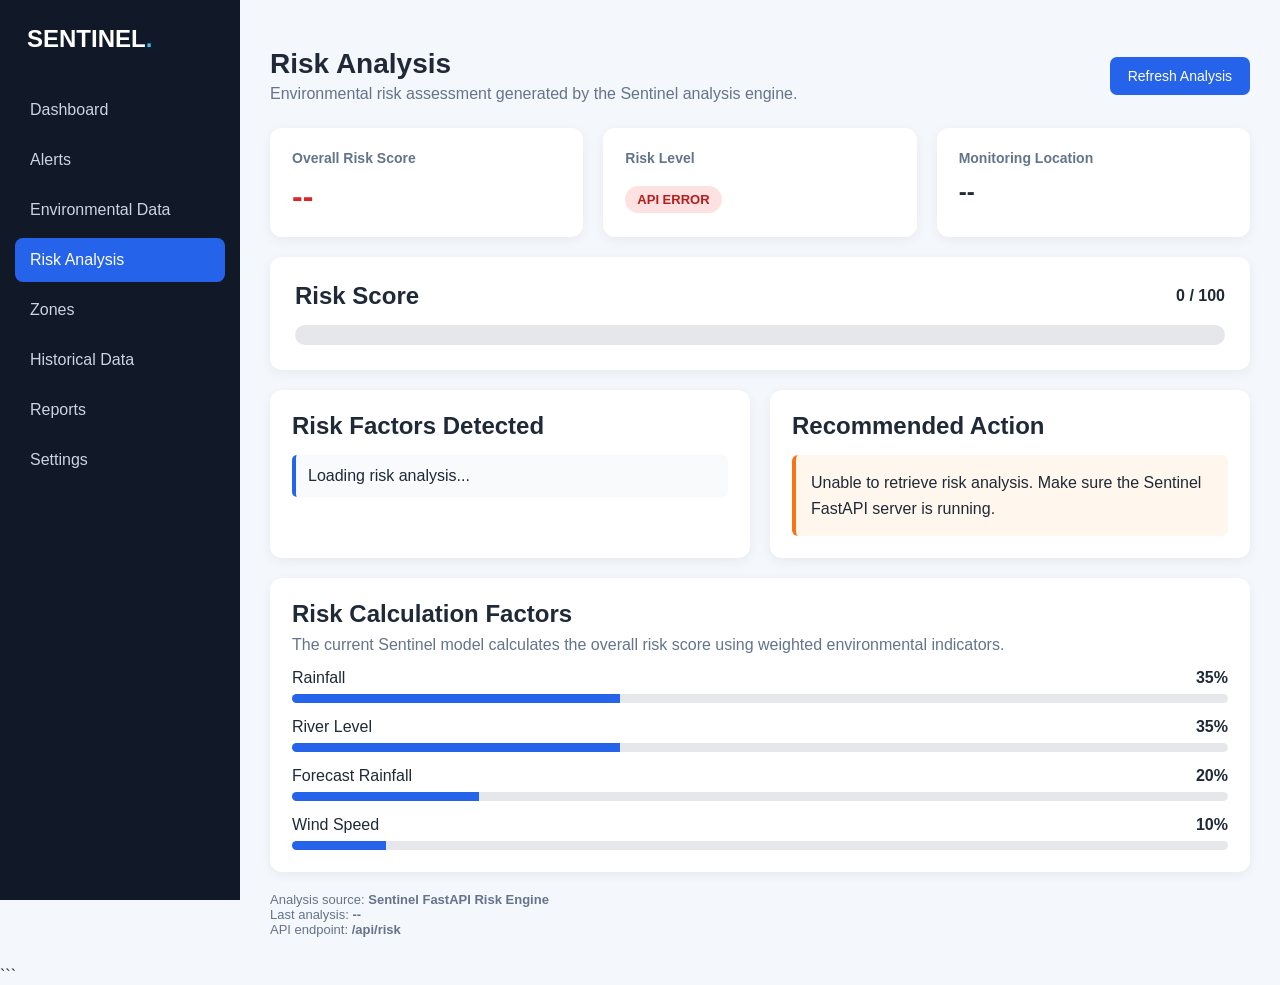
<file: risk-analysis.html>
```html
<!DOCTYPE html>
<html lang="en">
<head>
    <meta charset="UTF-8">
    <meta name="viewport" content="width=device-width, initial-scale=1.0">

    <title>Sentinel | Risk Analysis</title>

    <style>
        * {
            box-sizing: border-box;
            margin: 0;
            padding: 0;
            font-family: Arial, Helvetica, sans-serif;
        }

        body {
            background: #f4f7fb;
            color: #1f2937;
        }

        /* =====================================================
           SIDEBAR
        ===================================================== */

        .sidebar {
            position: fixed;
            left: 0;
            top: 0;
            width: 240px;
            height: 100vh;
            background: #111827;
            color: white;
            padding: 25px 15px;
        }

        .logo {
            font-size: 24px;
            font-weight: bold;
            margin-bottom: 35px;
            padding-left: 12px;
        }

        .logo span {
            color: #38bdf8;
        }

        .nav a {
            display: block;
            color: #cbd5e1;
            text-decoration: none;
            padding: 13px 15px;
            margin-bottom: 6px;
            border-radius: 8px;
            transition: 0.2s;
        }

        .nav a:hover {
            background: #1e293b;
            color: white;
        }

        .nav a.active {
            background: #2563eb;
            color: white;
        }

        /* =====================================================
           MAIN CONTENT
        ===================================================== */

        .main {
            margin-left: 240px;
            padding: 30px;
        }

        .header {
            display: flex;
            justify-content: space-between;
            align-items: center;
            margin-bottom: 25px;
        }

        .header h1 {
            font-size: 28px;
        }

        .header p {
            color: #64748b;
            margin-top: 5px;
        }

        .refresh-btn {
            border: none;
            background: #2563eb;
            color: white;
            padding: 11px 18px;
            border-radius: 7px;
            cursor: pointer;
            font-size: 14px;
        }

        .refresh-btn:hover {
            background: #1d4ed8;
        }

        /* =====================================================
           CARDS
        ===================================================== */

        .grid {
            display: grid;
            grid-template-columns: repeat(3, 1fr);
            gap: 20px;
            margin-bottom: 20px;
        }

        .card {
            background: white;
            border-radius: 12px;
            padding: 22px;
            box-shadow: 0 3px 12px rgba(0,0,0,0.06);
        }

        .card h3 {
            color: #64748b;
            font-size: 14px;
            margin-bottom: 12px;
        }

        .big-value {
            font-size: 32px;
            font-weight: bold;
        }

        .risk-value {
            color: #dc2626;
        }

        .risk-level {
            display: inline-block;
            margin-top: 8px;
            padding: 6px 12px;
            border-radius: 20px;
            font-size: 13px;
            font-weight: bold;
            background: #fee2e2;
            color: #b91c1c;
        }

        /* =====================================================
           RISK SCORE
        ===================================================== */

        .risk-panel {
            background: white;
            padding: 25px;
            border-radius: 12px;
            box-shadow: 0 3px 12px rgba(0,0,0,0.06);
            margin-bottom: 20px;
        }

        .risk-header {
            display: flex;
            justify-content: space-between;
            align-items: center;
            margin-bottom: 15px;
        }

        .progress-container {
            width: 100%;
            height: 20px;
            background: #e5e7eb;
            border-radius: 20px;
            overflow: hidden;
        }

        .progress-bar {
            height: 100%;
            width: 0%;
            background: #dc2626;
            border-radius: 20px;
            transition: width 0.5s ease;
        }

        /* =====================================================
           TWO COLUMNS
        ===================================================== */

        .two-column {
            display: grid;
            grid-template-columns: 1fr 1fr;
            gap: 20px;
        }

        .reason-list {
            margin-top: 15px;
            list-style: none;
        }

        .reason-list li {
            padding: 12px;
            margin-bottom: 8px;
            background: #f8fafc;
            border-left: 4px solid #2563eb;
            border-radius: 5px;
        }

        .recommendation {
            margin-top: 15px;
            padding: 15px;
            background: #fff7ed;
            border-left: 4px solid #f97316;
            border-radius: 6px;
            line-height: 1.6;
        }

        /* =====================================================
           FACTORS
        ===================================================== */

        .factor {
            margin-top: 15px;
        }

        .factor-top {
            display: flex;
            justify-content: space-between;
            margin-bottom: 7px;
        }

        .factor-bar {
            height: 9px;
            background: #e5e7eb;
            border-radius: 10px;
            overflow: hidden;
        }

        .factor-fill {
            height: 100%;
            background: #2563eb;
        }

        /* =====================================================
           FOOTER INFO
        ===================================================== */

        .info {
            margin-top: 20px;
            color: #64748b;
            font-size: 13px;
        }

        /* =====================================================
           RESPONSIVE
        ===================================================== */

        @media (max-width: 900px) {

            .sidebar {
                width: 200px;
            }

            .main {
                margin-left: 200px;
            }

            .grid,
            .two-column {
                grid-template-columns: 1fr;
            }
        }

        @media (max-width: 650px) {

            .sidebar {
                position: relative;
                width: 100%;
                height: auto;
            }

            .main {
                margin-left: 0;
            }

            .header {
                flex-direction: column;
                align-items: flex-start;
                gap: 15px;
            }
        }
    </style>
</head>

<body>

<!-- ==========================================================
     SIDEBAR
========================================================== -->

<div class="sidebar">

    <div class="logo">
        SENTINEL<span>.</span>
    </div>

    <div class="nav">

        <a href="index.html">Dashboard</a>

        <a href="alerts.html">Alerts</a>

        <a href="environmental.html">Environmental Data</a>

        <a href="risk-analysis.html" class="active">
            Risk Analysis
        </a>

        <a href="zones.html">Zones</a>

        <a href="historical-data.html">
            Historical Data
        </a>

        <a href="reports.html">
            Reports
        </a>

        <a href="settings.html">
            Settings
        </a>

    </div>

</div>


<!-- ==========================================================
     MAIN
========================================================== -->

<div class="main">

    <div class="header">

        <div>
            <h1>Risk Analysis</h1>

            <p>
                Environmental risk assessment generated by the
                Sentinel analysis engine.
            </p>
        </div>

        <button class="refresh-btn" onclick="loadRisk()">
            Refresh Analysis
        </button>

    </div>


    <!-- ======================================================
         SUMMARY CARDS
    ======================================================= -->

    <div class="grid">

        <div class="card">

            <h3>Overall Risk Score</h3>

            <div
                id="risk-score"
                class="big-value risk-value">
                --
            </div>

        </div>


        <div class="card">

            <h3>Risk Level</h3>

            <div
                id="risk-level"
                class="risk-level">
                Loading...
            </div>

        </div>


        <div class="card">

            <h3>Monitoring Location</h3>

            <div
                id="location"
                class="big-value"
                style="font-size:24px;">
                --
            </div>

        </div>

    </div>


    <!-- ======================================================
         RISK SCORE BAR
    ======================================================= -->

    <div class="risk-panel">

        <div class="risk-header">

            <h2>Risk Score</h2>

            <strong id="score-label">
                0 / 100
            </strong>

        </div>

        <div class="progress-container">

            <div
                id="progress-bar"
                class="progress-bar">
            </div>

        </div>

    </div>


    <!-- ======================================================
         ANALYSIS DETAILS
    ======================================================= -->

    <div class="two-column">


        <!-- REASONS -->

        <div class="card">

            <h2>Risk Factors Detected</h2>

            <ul
                id="reason-list"
                class="reason-list">

                <li>
                    Loading risk analysis...
                </li>

            </ul>

        </div>


        <!-- RECOMMENDATION -->

        <div class="card">

            <h2>Recommended Action</h2>

            <div
                id="recommendation"
                class="recommendation">

                Loading recommendation...

            </div>

        </div>

    </div>


    <!-- ======================================================
         WEIGHTED FACTORS
    ======================================================= -->

    <div
        class="card"
        style="margin-top:20px;">

        <h2>Risk Calculation Factors</h2>

        <p
            style="color:#64748b;margin-top:8px;">
            The current Sentinel model calculates the overall
            risk score using weighted environmental indicators.
        </p>


        <!-- RAINFALL -->

        <div class="factor">

            <div class="factor-top">

                <span>Rainfall</span>

                <strong>35%</strong>

            </div>

            <div class="factor-bar">

                <div
                    class="factor-fill"
                    style="width:35%;">
                </div>

            </div>

        </div>


        <!-- RIVER -->

        <div class="factor">

            <div class="factor-top">

                <span>River Level</span>

                <strong>35%</strong>

            </div>

            <div class="factor-bar">

                <div
                    class="factor-fill"
                    style="width:35%;">
                </div>

            </div>

        </div>


        <!-- FORECAST -->

        <div class="factor">

            <div class="factor-top">

                <span>Forecast Rainfall</span>

                <strong>20%</strong>

            </div>

            <div class="factor-bar">

                <div
                    class="factor-fill"
                    style="width:20%;">
                </div>

            </div>

        </div>


        <!-- WIND -->

        <div class="factor">

            <div class="factor-top">

                <span>Wind Speed</span>

                <strong>10%</strong>

            </div>

            <div class="factor-bar">

                <div
                    class="factor-fill"
                    style="width:10%;">
                </div>

            </div>

        </div>

    </div>


    <!-- ======================================================
         SYSTEM INFORMATION
    ======================================================= -->

    <div class="info">

        <p>
            Analysis source:
            <strong>Sentinel FastAPI Risk Engine</strong>
        </p>

        <p>
            Last analysis:
            <strong id="timestamp">--</strong>
        </p>

        <p>
            API endpoint:
            <strong>/api/risk</strong>
        </p>

    </div>

</div>


<!-- ==========================================================
     JAVASCRIPT
========================================================== -->

<script>

const API_URL = "http://127.0.0.1:8000";


async function loadRisk() {

    try {

        const response = await fetch(
            `${API_URL}/api/risk`
        );

        if (!response.ok) {

            throw new Error(
                "Risk API request failed"
            );

        }

        const result = await response.json();


        /* ==============================================
           RISK SCORE
        ============================================== */

        const score = result.risk_score;

        document.getElementById(
            "risk-score"
        ).textContent = score;


        document.getElementById(
            "score-label"
        ).textContent = `${score} / 100`;


        /* ==============================================
           PROGRESS BAR
        ============================================== */

        document.getElementById(
            "progress-bar"
        ).style.width = `${score}%`;


        /* ==============================================
           RISK LEVEL
        ============================================== */

        const riskLevel =
            document.getElementById("risk-level");

        riskLevel.textContent =
            result.risk_level;


        /* ==============================================
           LOCATION
        ============================================== */

        document.getElementById(
            "location"
        ).textContent =
            result.location;


        /* ==============================================
           REASONS
        ============================================== */

        const reasonList =
            document.getElementById(
                "reason-list"
            );

        reasonList.innerHTML = "";


        if (
            result.reasons &&
            result.reasons.length > 0
        ) {

            result.reasons.forEach(
                function(reason) {

                    const li =
                        document.createElement("li");

                    li.textContent = reason;

                    reasonList.appendChild(li);

                }
            );

        } else {

            const li =
                document.createElement("li");

            li.textContent =
                "No major risk factors detected.";

            reasonList.appendChild(li);

        }


        /* ==============================================
           RECOMMENDATION
        ============================================== */

        document.getElementById(
            "recommendation"
        ).textContent =
            result.recommendation;


        /* ==============================================
           TIMESTAMP
        ============================================== */

        if (result.timestamp) {

            const date =
                new Date(result.timestamp);

            document.getElementById(
                "timestamp"
            ).textContent =
                date.toLocaleString();

        }

    }

    catch (error) {

        console.error(
            "Risk analysis error:",
            error
        );

        document.getElementById(
            "risk-level"
        ).textContent =
            "API ERROR";

        document.getElementById(
            "recommendation"
        ).textContent =
            "Unable to retrieve risk analysis. Make sure the Sentinel FastAPI server is running.";

    }

}


/* ============================================================
   INITIAL LOAD
============================================================ */

loadRisk();


/* ============================================================
   AUTOMATIC REFRESH
============================================================ */

setInterval(
    loadRisk,
    30000
);

</script>

</body>
</html>
```
</file>
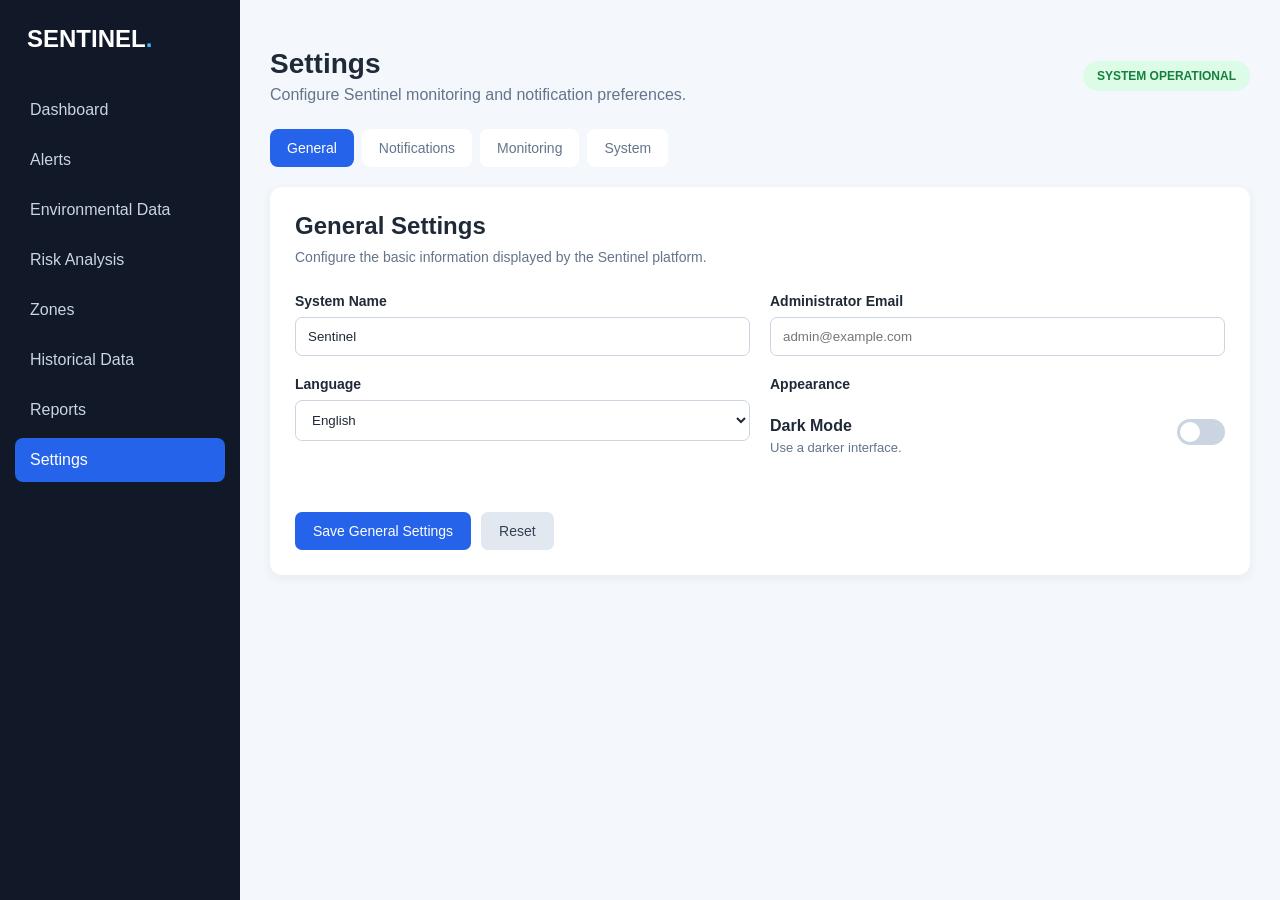
<file: settings.html>
```html
<!DOCTYPE html>
<html lang="en">

<head>

    <meta charset="UTF-8">

    <meta
        name="viewport"
        content="width=device-width, initial-scale=1.0">

    <title>Sentinel | Settings</title>

    <style>

        * {
            box-sizing: border-box;
            margin: 0;
            padding: 0;
            font-family: Arial, Helvetica, sans-serif;
        }

        body {
            background: #f4f7fb;
            color: #1f2937;
            transition: 0.3s;
        }

        /* =====================================================
           SIDEBAR
        ===================================================== */

        .sidebar {
            position: fixed;
            left: 0;
            top: 0;
            width: 240px;
            height: 100vh;
            background: #111827;
            color: white;
            padding: 25px 15px;
        }

        .logo {
            font-size: 24px;
            font-weight: bold;
            margin-bottom: 35px;
            padding-left: 12px;
        }

        .logo span {
            color: #38bdf8;
        }

        .nav a {
            display: block;
            color: #cbd5e1;
            text-decoration: none;
            padding: 13px 15px;
            margin-bottom: 6px;
            border-radius: 8px;
            transition: 0.2s;
        }

        .nav a:hover {
            background: #1e293b;
            color: white;
        }

        .nav a.active {
            background: #2563eb;
            color: white;
        }

        /* =====================================================
           MAIN
        ===================================================== */

        .main {
            margin-left: 240px;
            padding: 30px;
        }

        .header {
            display: flex;
            justify-content: space-between;
            align-items: center;
            margin-bottom: 25px;
        }

        .header h1 {
            font-size: 28px;
        }

        .header p {
            color: #64748b;
            margin-top: 6px;
        }

        .system-status {
            padding: 8px 14px;
            border-radius: 20px;
            background: #dcfce7;
            color: #15803d;
            font-size: 12px;
            font-weight: bold;
        }

        /* =====================================================
           TABS
        ===================================================== */

        .tabs {
            display: flex;
            gap: 8px;
            margin-bottom: 20px;
            flex-wrap: wrap;
        }

        .tab {
            border: none;
            background: white;
            color: #64748b;
            padding: 11px 17px;
            border-radius: 8px;
            cursor: pointer;
            font-size: 14px;
        }

        .tab:hover {
            background: #e2e8f0;
        }

        .tab.active {
            background: #2563eb;
            color: white;
        }

        /* =====================================================
           SECTION
        ===================================================== */

        .settings-section {
            display: none;
        }

        .settings-section.active {
            display: block;
        }

        .card {
            background: white;
            border-radius: 12px;
            padding: 25px;
            margin-bottom: 20px;
            box-shadow: 0 3px 12px rgba(0,0,0,0.06);
        }

        .card h2 {
            margin-bottom: 7px;
        }

        .card-description {
            color: #64748b;
            font-size: 14px;
            margin-bottom: 25px;
            line-height: 1.5;
        }

        /* =====================================================
           FORM
        ===================================================== */

        .form-group {
            margin-bottom: 20px;
        }

        .form-group label {
            display: block;
            font-weight: bold;
            font-size: 14px;
            margin-bottom: 8px;
        }

        input,
        select {
            width: 100%;
            padding: 11px 12px;
            border: 1px solid #cbd5e1;
            border-radius: 7px;
            outline: none;
            background: white;
            color: #1f2937;
        }

        input:focus,
        select:focus {
            border-color: #2563eb;
        }

        .form-grid {
            display: grid;
            grid-template-columns: 1fr 1fr;
            gap: 20px;
        }

        /* =====================================================
           TOGGLE
        ===================================================== */

        .setting-row {
            display: flex;
            justify-content: space-between;
            align-items: center;
            padding: 17px 0;
            border-bottom: 1px solid #e5e7eb;
        }

        .setting-row:last-child {
            border-bottom: none;
        }

        .setting-info strong {
            display: block;
            margin-bottom: 5px;
        }

        .setting-info span {
            color: #64748b;
            font-size: 13px;
        }

        .switch {
            position: relative;
            width: 48px;
            height: 26px;
            flex-shrink: 0;
        }

        .switch input {
            opacity: 0;
            width: 0;
            height: 0;
        }

        .slider {
            position: absolute;
            cursor: pointer;
            inset: 0;
            background: #cbd5e1;
            border-radius: 20px;
            transition: 0.3s;
        }

        .slider:before {
            content: "";
            position: absolute;
            width: 20px;
            height: 20px;
            left: 3px;
            top: 3px;
            background: white;
            border-radius: 50%;
            transition: 0.3s;
        }

        .switch input:checked + .slider {
            background: #2563eb;
        }

        .switch input:checked + .slider:before {
            transform: translateX(22px);
        }

        /* =====================================================
           BUTTONS
        ===================================================== */

        .button-group {
            display: flex;
            gap: 10px;
            margin-top: 20px;
        }

        .btn {
            border: none;
            padding: 11px 18px;
            border-radius: 7px;
            cursor: pointer;
            font-size: 14px;
        }

        .btn-primary {
            background: #2563eb;
            color: white;
        }

        .btn-primary:hover {
            background: #1d4ed8;
        }

        .btn-secondary {
            background: #e2e8f0;
            color: #334155;
        }

        .btn-danger {
            background: #fee2e2;
            color: #b91c1c;
        }

        /* =====================================================
           SYSTEM INFORMATION
        ===================================================== */

        .system-grid {
            display: grid;
            grid-template-columns: 1fr 1fr;
            gap: 15px;
        }

        .system-item {
            background: #f8fafc;
            padding: 16px;
            border-radius: 8px;
        }

        .system-item span {
            display: block;
            color: #64748b;
            font-size: 13px;
            margin-bottom: 5px;
        }

        .system-item strong {
            font-size: 15px;
        }

        /* =====================================================
           MESSAGE
        ===================================================== */

        .save-message {
            display: none;
            margin-top: 15px;
            padding: 12px;
            border-radius: 7px;
            background: #dcfce7;
            color: #15803d;
            font-size: 14px;
        }

        .save-message.show {
            display: block;
        }

        /* =====================================================
           DARK MODE
        ===================================================== */

        body.dark-mode {
            background: #0f172a;
            color: #e2e8f0;
        }

        body.dark-mode .card,
        body.dark-mode .tab {
            background: #1e293b;
            color: #e2e8f0;
        }

        body.dark-mode .tab {
            color: #cbd5e1;
        }

        body.dark-mode .tab.active {
            background: #2563eb;
            color: white;
        }

        body.dark-mode .card-description,
        body.dark-mode .header p,
        body.dark-mode .setting-info span {
            color: #94a3b8;
        }

        body.dark-mode input,
        body.dark-mode select {
            background: #0f172a;
            color: #e2e8f0;
            border-color: #475569;
        }

        body.dark-mode .setting-row {
            border-color: #334155;
        }

        body.dark-mode .system-item {
            background: #0f172a;
        }

        /* =====================================================
           RESPONSIVE
        ===================================================== */

        @media (max-width: 800px) {

            .sidebar {
                position: relative;
                width: 100%;
                height: auto;
            }

            .main {
                margin-left: 0;
            }

            .header {
                flex-direction: column;
                align-items: flex-start;
                gap: 15px;
            }

            .form-grid,
            .system-grid {
                grid-template-columns: 1fr;
            }

        }

    </style>

</head>


<body>


<!-- ==========================================================
     SIDEBAR
========================================================== -->

<div class="sidebar">

    <div class="logo">
        SENTINEL<span>.</span>
    </div>

    <div class="nav">

        <a href="index.html">
            Dashboard
        </a>

        <a href="alerts.html">
            Alerts
        </a>

        <a href="environmental.html">
            Environmental Data
        </a>

        <a href="risk-analysis.html">
            Risk Analysis
        </a>

        <a href="zones.html">
            Zones
        </a>

        <a href="historical-data.html">
            Historical Data
        </a>

        <a href="reports.html">
            Reports
        </a>

        <a href="settings.html" class="active">
            Settings
        </a>

    </div>

</div>


<!-- ==========================================================
     MAIN
========================================================== -->

<div class="main">


    <!-- HEADER -->

    <div class="header">

        <div>

            <h1>
                Settings
            </h1>

            <p>
                Configure Sentinel monitoring and notification
                preferences.
            </p>

        </div>


        <div
            id="system-status"
            class="system-status">

            SYSTEM OPERATIONAL

        </div>

    </div>


    <!-- ======================================================
         TABS
    ======================================================= -->

    <div class="tabs">

        <button
            class="tab active"
            onclick="showSection('general', this)">

            General

        </button>


        <button
            class="tab"
            onclick="showSection('notifications', this)">

            Notifications

        </button>


        <button
            class="tab"
            onclick="showSection('monitoring', this)">

            Monitoring

        </button>


        <button
            class="tab"
            onclick="showSection('system', this)">

            System

        </button>

    </div>


    <!-- ======================================================
         GENERAL
    ======================================================= -->

    <section
        id="general"
        class="settings-section active">

        <div class="card">

            <h2>
                General Settings
            </h2>

            <p class="card-description">
                Configure the basic information displayed by
                the Sentinel platform.
            </p>


            <div class="form-grid">

                <div class="form-group">

                    <label for="systemName">
                        System Name
                    </label>

                    <input
                        type="text"
                        id="systemName"
                        value="Sentinel">

                </div>


                <div class="form-group">

                    <label for="adminEmail">
                        Administrator Email
                    </label>

                    <input
                        type="email"
                        id="adminEmail"
                        placeholder="admin@example.com">

                </div>

            </div>


            <div class="form-grid">

                <div class="form-group">

                    <label for="language">
                        Language
                    </label>

                    <select id="language">

                        <option value="English">
                            English
                        </option>

                        <option value="French">
                            French
                        </option>

                        <option value="Hausa">
                            Hausa
                        </option>

                    </select>

                </div>


                <div class="form-group">

                    <label>
                        Appearance
                    </label>

                    <div class="setting-row">

                        <div class="setting-info">

                            <strong>
                                Dark Mode
                            </strong>

                            <span>
                                Use a darker interface.
                            </span>

                        </div>


                        <label class="switch">

                            <input
                                type="checkbox"
                                id="darkMode"
                                onchange="toggleDarkMode()">

                            <span class="slider"></span>

                        </label>

                    </div>

                </div>

            </div>


            <div class="button-group">

                <button
                    class="btn btn-primary"
                    onclick="saveGeneral()">

                    Save General Settings

                </button>


                <button
                    class="btn btn-secondary"
                    onclick="resetGeneral()">

                    Reset

                </button>

            </div>


            <div
                id="general-message"
                class="save-message">

                General settings saved successfully.

            </div>

        </div>

    </section>


    <!-- ======================================================
         NOTIFICATIONS
    ======================================================= -->

    <section
        id="notifications"
        class="settings-section">

        <div class="card">

            <h2>
                Notification Settings
            </h2>

            <p class="card-description">
                Control which Sentinel events should generate
                notifications.
            </p>


            <div class="setting-row">

                <div class="setting-info">

                    <strong>
                        Disaster Alerts
                    </strong>

                    <span>
                        Receive notifications when an active
                        disaster alert is generated.
                    </span>

                </div>


                <label class="switch">

                    <input
                        type="checkbox"
                        id="alertNotifications"
                        checked>

                    <span class="slider"></span>

                </label>

            </div>


            <div class="setting-row">

                <div class="setting-info">

                    <strong>
                        High-Risk Notifications
                    </strong>

                    <span>
                        Notify administrators when risk reaches
                        the configured threshold.
                    </span>

                </div>


                <label class="switch">

                    <input
                        type="checkbox"
                        id="highRiskNotifications"
                        checked>

                    <span class="slider"></span>

                </label>

            </div>


            <div class="setting-row">

                <div class="setting-info">

                    <strong>
                        Environmental Updates
                    </strong>

                    <span>
                        Receive updates when environmental
                        conditions change.
                    </span>

                </div>


                <label class="switch">

                    <input
                        type="checkbox"
                        id="environmentalNotifications"
                        checked>

                    <span class="slider"></span>

                </label>

            </div>


            <div class="setting-row">

                <div class="setting-info">

                    <strong>
                        Daily Summary
                    </strong>

                    <span>
                        Receive a daily summary of monitoring data.
                    </span>

                </div>


                <label class="switch">

                    <input
                        type="checkbox"
                        id="dailySummary">

                    <span class="slider"></span>

                </label>

            </div>


            <div class="button-group">

                <button
                    class="btn btn-primary"
                    onclick="saveNotifications()">

                    Save Notification Settings

                </button>

            </div>


            <div
                id="notification-message"
                class="save-message">

                Notification settings saved successfully.

            </div>

        </div>

    </section>


    <!-- ======================================================
         MONITORING
    ======================================================= -->

    <section
        id="monitoring"
        class="settings-section">

        <div class="card">

            <h2>
                Monitoring Settings
            </h2>

            <p class="card-description">
                Configure how frequently Sentinel checks and
                records environmental information.
            </p>


            <div class="form-grid">

                <div class="form-group">

                    <label for="refreshInterval">
                        Refresh Interval
                    </label>

                    <select id="refreshInterval">

                        <option value="10">
                            10 seconds
                        </option>

                        <option value="30">
                            30 seconds
                        </option>

                        <option value="60">
                            1 minute
                        </option>

                        <option value="300">
                            5 minutes
                        </option>

                    </select>

                </div>


                <div class="form-group">

                    <label for="riskThreshold">
                        High-Risk Threshold
                    </label>

                    <select id="riskThreshold">

                        <option value="50">
                            50%
                        </option>

                        <option value="60">
                            60%
                        </option>

                        <option value="70">
                            70%
                        </option>

                        <option value="80">
                            80%
                        </option>

                        <option value="90">
                            90%
                        </option>

                    </select>

                </div>

            </div>


            <div class="setting-row">

                <div class="setting-info">

                    <strong>
                        Automatic Monitoring
                    </strong>

                    <span>
                        Automatically refresh Sentinel monitoring
                        data.
                    </span>

                </div>


                <label class="switch">

                    <input
                        type="checkbox"
                        id="autoMonitoring"
                        checked>

                    <span class="slider"></span>

                </label>

            </div>


            <div class="setting-row">

                <div class="setting-info">

                    <strong>
                        Historical Collection
                    </strong>

                    <span>
                        Store monitoring snapshots for historical
                        analysis.
                    </span>

                </div>


                <label class="switch">

                    <input
                        type="checkbox"
                        id="historicalCollection"
                        checked>

                    <span class="slider"></span>

                </label>

            </div>


            <div class="button-group">

                <button
                    class="btn btn-primary"
                    onclick="saveMonitoring()">

                    Save Monitoring Settings

                </button>

            </div>


            <div
                id="monitoring-message"
                class="save-message">

                Monitoring settings saved successfully.

            </div>

        </div>

    </section>


    <!-- ======================================================
         SYSTEM
    ======================================================= -->

    <section
        id="system"
        class="settings-section">

        <div class="card">

            <h2>
                System Information
            </h2>

            <p class="card-description">
                Information about the current Sentinel
                installation.
            </p>


            <div class="system-grid">


                <div class="system-item">

                    <span>
                        Application
                    </span>

                    <strong>
                        Sentinel
                    </strong>

                </div>


                <div class="system-item">

                    <span>
                        Version
                    </span>

                    <strong>
                        1.0.0
                    </strong>

                </div>


                <div class="system-item">

                    <span>
                        Frontend
                    </span>

                    <strong>
                        HTML / CSS / JavaScript
                    </strong>

                </div>


                <div class="system-item">

                    <span>
                        Backend
                    </span>

                    <strong>
                        Python / FastAPI
                    </strong>

                </div>


                <div class="system-item">

                    <span>
                        Risk Engine
                    </span>

                    <strong>
                        Weighted Environmental Model
                    </strong>

                </div>


                <div class="system-item">

                    <span>
                        API Status
                    </span>

                    <strong id="api-status">
                        Checking...
                    </strong>

                </div>

            </div>

        </div>


        <div class="card">

            <h2>
                Local Data
            </h2>

            <p class="card-description">
                Sentinel currently stores browser-based settings
                and historical demonstration data locally.
            </p>


            <button
                class="btn btn-danger"
                onclick="clearLocalData()">

                Clear Local Settings

            </button>

        </div>

    </section>


</div>


<!-- ==========================================================
     JAVASCRIPT
========================================================== -->

<script>

const API_URL =
    "http://127.0.0.1:8000";


const SETTINGS_KEY =
    "sentinelSettings";


/* ============================================================
   DEFAULT SETTINGS
============================================================ */

const defaultSettings = {

    systemName: "Sentinel",

    adminEmail: "",

    language: "English",

    darkMode: false,

    alertNotifications: true,

    highRiskNotifications: true,

    environmentalNotifications: true,

    dailySummary: false,

    refreshInterval: "30",

    riskThreshold: "70",

    autoMonitoring: true,

    historicalCollection: true

};


/* ============================================================
   LOAD SETTINGS
============================================================ */

function loadSettings() {

    const saved =
        JSON.parse(
            localStorage.getItem(
                SETTINGS_KEY
            )
        );


    const settings = {

        ...defaultSettings,

        ...(saved || {})

    };


    document.getElementById(
        "systemName"
    ).value =
        settings.systemName;


    document.getElementById(
        "adminEmail"
    ).value =
        settings.adminEmail;


    document.getElementById(
        "language"
    ).value =
        settings.language;


    document.getElementById(
        "darkMode"
    ).checked =
        settings.darkMode;


    document.getElementById(
        "alertNotifications"
    ).checked =
        settings.alertNotifications;


    document.getElementById(
        "highRiskNotifications"
    ).checked =
        settings.highRiskNotifications;


    document.getElementById(
        "environmentalNotifications"
    ).checked =
        settings.environmentalNotifications;


    document.getElementById(
        "dailySummary"
    ).checked =
        settings.dailySummary;


    document.getElementById(
        "refreshInterval"
    ).value =
        settings.refreshInterval;


    document.getElementById(
        "riskThreshold"
    ).value =
        settings.riskThreshold;


    document.getElementById(
        "autoMonitoring"
    ).checked =
        settings.autoMonitoring;


    document.getElementById(
        "historicalCollection"
    ).checked =
        settings.historicalCollection;


    applyDarkMode(
        settings.darkMode
    );

}


/* ============================================================
   GET SETTINGS
============================================================ */

function getSettings() {

    return {

        systemName:
            document.getElementById(
                "systemName"
            ).value,

        adminEmail:
            document.getElementById(
                "adminEmail"
            ).value,

        language:
            document.getElementById(
                "language"
            ).value,

        darkMode:
            document.getElementById(
                "darkMode"
            ).checked,

        alertNotifications:
            document.getElementById(
                "alertNotifications"
            ).checked,

        highRiskNotifications:
            document.getElementById(
                "highRiskNotifications"
            ).checked,

        environmentalNotifications:
            document.getElementById(
                "environmentalNotifications"
            ).checked,

        dailySummary:
            document.getElementById(
                "dailySummary"
            ).checked,

        refreshInterval:
            document.getElementById(
                "refreshInterval"
            ).value,

        riskThreshold:
            document.getElementById(
                "riskThreshold"
            ).value,

        autoMonitoring:
            document.getElementById(
                "autoMonitoring"
            ).checked,

        historicalCollection:
            document.getElementById(
                "historicalCollection"
            ).checked

    };

}


/* ============================================================
   SAVE SETTINGS
============================================================ */

function saveSettings() {

    const settings =
        getSettings();


    localStorage.setItem(
        SETTINGS_KEY,
        JSON.stringify(settings)
    );

}


/* ============================================================
   GENERAL
============================================================ */

function saveGeneral() {

    saveSettings();

    showMessage(
        "general-message"
    );

}


function resetGeneral() {

    document.getElementById(
        "systemName"
    ).value =
        defaultSettings.systemName;


    document.getElementById(
        "adminEmail"
    ).value =
        defaultSettings.adminEmail;


    document.getElementById(
        "language"
    ).value =
        defaultSettings.language;


    document.getElementById(
        "darkMode"
    ).checked =
        defaultSettings.darkMode;


    applyDarkMode(false);

    saveSettings();

}


/* ============================================================
   NOTIFICATIONS
============================================================ */

function saveNotifications() {

    saveSettings();

    showMessage(
        "notification-message"
    );

}


/* ============================================================
   MONITORING
============================================================ */

function saveMonitoring() {

    saveSettings();

    showMessage(
        "monitoring-message"
    );

}


/* ============================================================
   MESSAGE
============================================================ */

function showMessage(id) {

    const message =
        document.getElementById(id);


    message.classList.add(
        "show"
    );


    setTimeout(
        function() {

            message.classList.remove(
                "show"
            );

        },
        2500
    );

}


/* ============================================================
   DARK MODE
============================================================ */

function toggleDarkMode() {

    const enabled =
        document.getElementById(
            "darkMode"
        ).checked;


    applyDarkMode(
        enabled
    );


    saveSettings();

}


function applyDarkMode(enabled) {

    if (enabled) {

        document.body.classList.add(
            "dark-mode"
        );

    } else {

        document.body.classList.remove(
            "dark-mode"
        );

    }

}


/* ============================================================
   TABS
============================================================ */

function showSection(
    sectionId,
    button
) {

    document
        .querySelectorAll(
            ".settings-section"
        )
        .forEach(
            section => {

                section.classList.remove(
                    "active"
                );

            }
        );


    document
        .querySelectorAll(
            ".tab"
        )
        .forEach(
            tab => {

                tab.classList.remove(
                    "active"
                );

            }
        );


    document.getElementById(
        sectionId
    ).classList.add(
        "active"
    );


    button.classList.add(
        "active"
    );


    if (sectionId === "system") {

        checkAPI();

    }

}


/* ============================================================
   CHECK API
============================================================ */

async function checkAPI() {

    const status =
        document.getElementById(
            "api-status"
        );


    try {

        const response =
            await fetch(
                `${API_URL}/api/health`
            );


        if (!response.ok) {

            throw new Error(
                "API unavailable"
            );

        }


        const data =
            await response.json();


        if (
            data.status === "healthy"
        ) {

            status.textContent =
                "Connected";

        } else {

            status.textContent =
                "Unknown";

        }

    }

    catch (error) {

        console.error(
            "API check failed:",
            error
        );

        status.textContent =
            "Disconnected";

    }

}


/* ============================================================
   CLEAR LOCAL DATA
============================================================ */

function clearLocalData() {

    const confirmed =
        confirm(
            "This will remove Sentinel settings and browser-based historical data. Continue?"
        );


    if (!confirmed) {

        return;

    }


    localStorage.removeItem(
        SETTINGS_KEY
    );


    localStorage.removeItem(
        "sentinelHistoricalData"
    );


    location.reload();

}


/* ============================================================
   INITIALIZE
============================================================ */

loadSettings();

checkAPI();

</script>


</body>

</html>
```
</file>
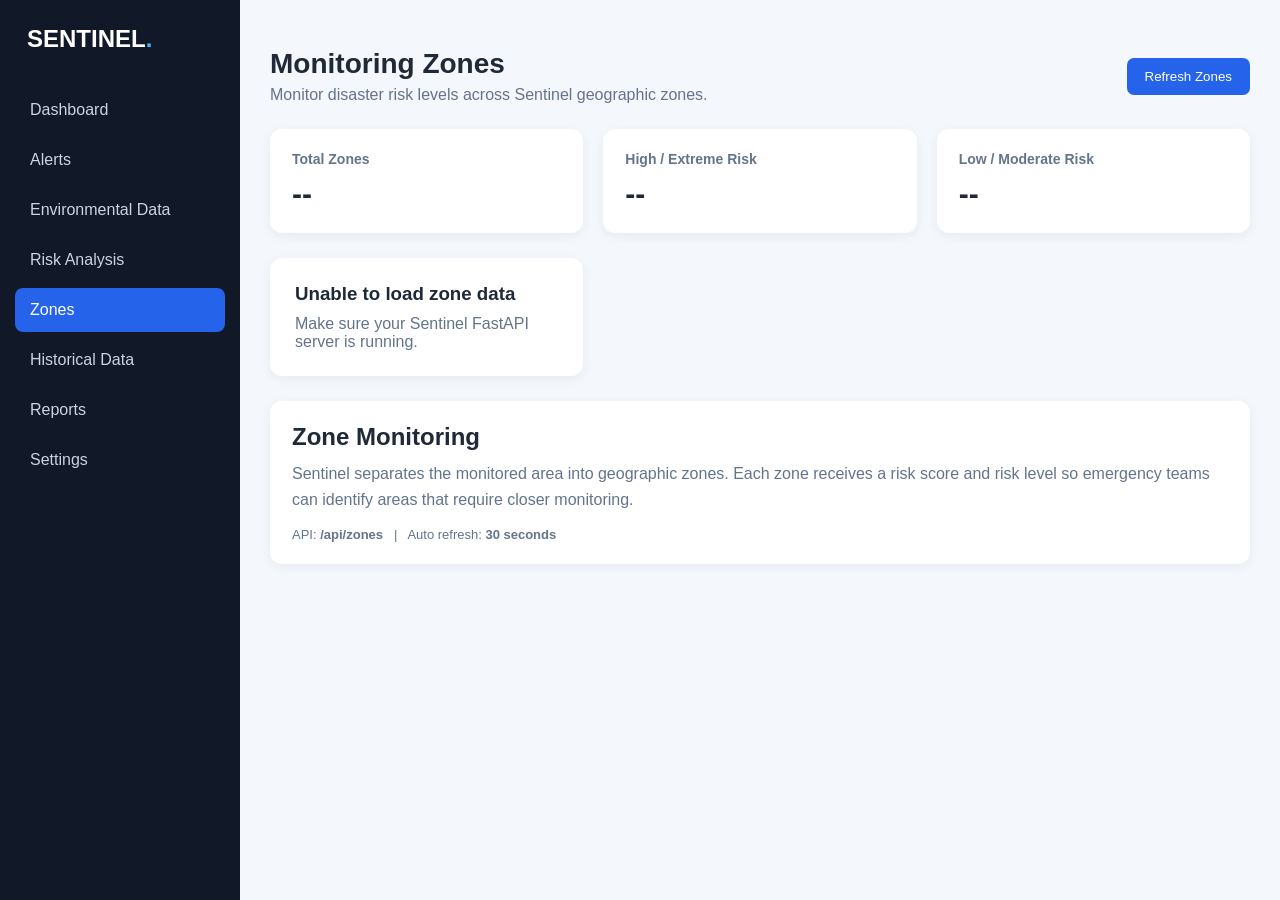
<file: zones.html>
```html
<!DOCTYPE html>
<html lang="en">
<head>
    <meta charset="UTF-8">
    <meta name="viewport" content="width=device-width, initial-scale=1.0">

    <title>Sentinel | Zones</title>

    <style>
        * {
            box-sizing: border-box;
            margin: 0;
            padding: 0;
            font-family: Arial, Helvetica, sans-serif;
        }

        body {
            background: #f4f7fb;
            color: #1f2937;
        }

        /* ================= SIDEBAR ================= */

        .sidebar {
            position: fixed;
            left: 0;
            top: 0;
            width: 240px;
            height: 100vh;
            background: #111827;
            color: white;
            padding: 25px 15px;
        }

        .logo {
            font-size: 24px;
            font-weight: bold;
            margin-bottom: 35px;
            padding-left: 12px;
        }

        .logo span {
            color: #38bdf8;
        }

        .nav a {
            display: block;
            color: #cbd5e1;
            text-decoration: none;
            padding: 13px 15px;
            margin-bottom: 6px;
            border-radius: 8px;
            transition: 0.2s;
        }

        .nav a:hover {
            background: #1e293b;
            color: white;
        }

        .nav a.active {
            background: #2563eb;
            color: white;
        }

        /* ================= MAIN ================= */

        .main {
            margin-left: 240px;
            padding: 30px;
        }

        .header {
            display: flex;
            justify-content: space-between;
            align-items: center;
            margin-bottom: 25px;
        }

        .header h1 {
            font-size: 28px;
        }

        .header p {
            color: #64748b;
            margin-top: 6px;
        }

        .refresh-btn {
            border: none;
            background: #2563eb;
            color: white;
            padding: 11px 18px;
            border-radius: 7px;
            cursor: pointer;
        }

        .refresh-btn:hover {
            background: #1d4ed8;
        }

        /* ================= SUMMARY ================= */

        .summary {
            display: grid;
            grid-template-columns: repeat(3, 1fr);
            gap: 20px;
            margin-bottom: 25px;
        }

        .summary-card {
            background: white;
            padding: 22px;
            border-radius: 12px;
            box-shadow: 0 3px 12px rgba(0,0,0,0.06);
        }

        .summary-card h3 {
            color: #64748b;
            font-size: 14px;
            margin-bottom: 10px;
        }

        .summary-value {
            font-size: 30px;
            font-weight: bold;
        }

        /* ================= ZONE GRID ================= */

        .zone-grid {
            display: grid;
            grid-template-columns: repeat(3, 1fr);
            gap: 20px;
        }

        .zone-card {
            background: white;
            border-radius: 12px;
            padding: 25px;
            box-shadow: 0 3px 12px rgba(0,0,0,0.06);
        }

        .zone-top {
            display: flex;
            justify-content: space-between;
            align-items: center;
            margin-bottom: 20px;
        }

        .zone-name {
            font-size: 22px;
            font-weight: bold;
        }

        .zone-id {
            font-size: 13px;
            color: #64748b;
            margin-top: 4px;
        }

        /* ================= RISK BADGE ================= */

        .badge {
            padding: 7px 12px;
            border-radius: 20px;
            font-size: 12px;
            font-weight: bold;
        }

        .extreme {
            background: #fee2e2;
            color: #b91c1c;
        }

        .high {
            background: #ffedd5;
            color: #c2410c;
        }

        .moderate {
            background: #fef3c7;
            color: #a16207;
        }

        .low {
            background: #dcfce7;
            color: #15803d;
        }

        /* ================= SCORE ================= */

        .score-section {
            margin-top: 15px;
        }

        .score-header {
            display: flex;
            justify-content: space-between;
            margin-bottom: 8px;
            color: #64748b;
            font-size: 14px;
        }

        .score-bar {
            height: 12px;
            background: #e5e7eb;
            border-radius: 10px;
            overflow: hidden;
        }

        .score-fill {
            height: 100%;
            border-radius: 10px;
            background: #2563eb;
            transition: width 0.5s ease;
        }

        .zone-action {
            margin-top: 20px;
            padding-top: 15px;
            border-top: 1px solid #e5e7eb;
            color: #64748b;
            font-size: 14px;
            line-height: 1.5;
        }

        /* ================= INFO ================= */

        .info-panel {
            background: white;
            padding: 22px;
            border-radius: 12px;
            margin-top: 25px;
            box-shadow: 0 3px 12px rgba(0,0,0,0.06);
        }

        .info-panel h2 {
            margin-bottom: 10px;
        }

        .info-panel p {
            color: #64748b;
            line-height: 1.6;
        }

        .status {
            margin-top: 15px;
            font-size: 13px;
            color: #64748b;
        }

        /* ================= RESPONSIVE ================= */

        @media (max-width: 950px) {

            .summary,
            .zone-grid {
                grid-template-columns: 1fr 1fr;
            }
        }

        @media (max-width: 700px) {

            .sidebar {
                position: relative;
                width: 100%;
                height: auto;
            }

            .main {
                margin-left: 0;
            }

            .header {
                flex-direction: column;
                align-items: flex-start;
                gap: 15px;
            }

            .summary,
            .zone-grid {
                grid-template-columns: 1fr;
            }
        }
    </style>
</head>

<body>

<!-- ==========================================================
     SIDEBAR
========================================================== -->

<div class="sidebar">

    <div class="logo">
        SENTINEL<span>.</span>
    </div>

    <div class="nav">

        <a href="index.html">Dashboard</a>

        <a href="alerts.html">Alerts</a>

        <a href="environmental.html">
            Environmental Data
        </a>

        <a href="risk-analysis.html">
            Risk Analysis
        </a>

        <a href="zones.html" class="active">
            Zones
        </a>

        <a href="historical-data.html">
            Historical Data
        </a>

        <a href="reports.html">
            Reports
        </a>

        <a href="settings.html">
            Settings
        </a>

    </div>

</div>


<!-- ==========================================================
     MAIN CONTENT
========================================================== -->

<div class="main">

    <div class="header">

        <div>

            <h1>Monitoring Zones</h1>

            <p>
                Monitor disaster risk levels across Sentinel
                geographic zones.
            </p>

        </div>

        <button
            class="refresh-btn"
            onclick="loadZones()">

            Refresh Zones

        </button>

    </div>


    <!-- ======================================================
         SUMMARY
    ======================================================= -->

    <div class="summary">

        <div class="summary-card">

            <h3>Total Zones</h3>

            <div
                id="total-zones"
                class="summary-value">
                --
            </div>

        </div>


        <div class="summary-card">

            <h3>High / Extreme Risk</h3>

            <div
                id="danger-zones"
                class="summary-value">
                --
            </div>

        </div>


        <div class="summary-card">

            <h3>Low / Moderate Risk</h3>

            <div
                id="safe-zones"
                class="summary-value">
                --
            </div>

        </div>

    </div>


    <!-- ======================================================
         ZONES
    ======================================================= -->

    <div
        id="zone-container"
        class="zone-grid">

        <div class="zone-card">

            Loading zone information...

        </div>

    </div>


    <!-- ======================================================
         INFORMATION
    ======================================================= -->

    <div class="info-panel">

        <h2>Zone Monitoring</h2>

        <p>
            Sentinel separates the monitored area into geographic
            zones. Each zone receives a risk score and risk level
            so emergency teams can identify areas that require
            closer monitoring.
        </p>

        <div class="status">

            API:
            <strong>
                /api/zones
            </strong>

            &nbsp; | &nbsp;

            Auto refresh:
            <strong>
                30 seconds
            </strong>

        </div>

    </div>

</div>


<!-- ==========================================================
     JAVASCRIPT
========================================================== -->

<script>

const API_URL = "http://127.0.0.1:8000";


/* ============================================================
   LOAD ZONES
============================================================ */

async function loadZones() {

    try {

        const response = await fetch(
            `${API_URL}/api/zones`
        );

        if (!response.ok) {

            throw new Error(
                "Unable to retrieve zones"
            );

        }

        const result = await response.json();

        const zones = result.zones || [];


        /* ====================================================
           SUMMARY
        ==================================================== */

        const total =
            zones.length;

        const danger =
            zones.filter(zone =>
                zone.risk_score >= 60
            ).length;

        const safe =
            zones.filter(zone =>
                zone.risk_score < 60
            ).length;


        document.getElementById(
            "total-zones"
        ).textContent = total;


        document.getElementById(
            "danger-zones"
        ).textContent = danger;


        document.getElementById(
            "safe-zones"
        ).textContent = safe;


        /* ====================================================
           ZONE CARDS
        ==================================================== */

        const container =
            document.getElementById(
                "zone-container"
            );

        container.innerHTML = "";


        zones.forEach(zone => {

            const card =
                document.createElement("div");

            card.className =
                "zone-card";


            const riskClass =
                String(zone.risk_level)
                    .toLowerCase();


            let action;

            if (zone.risk_score >= 80) {

                action =
                    "Immediate attention required. Follow official emergency instructions.";

            }

            else if (zone.risk_score >= 60) {

                action =
                    "High risk detected. Continue close monitoring and prepare for possible warnings.";

            }

            else if (zone.risk_score >= 40) {

                action =
                    "Moderate risk. Continue monitoring environmental conditions.";

            }

            else {

                action =
                    "Low risk currently detected. Continue normal monitoring.";

            }


            card.innerHTML = `

                <div class="zone-top">

                    <div>

                        <div class="zone-name">
                            ${zone.name}
                        </div>

                        <div class="zone-id">
                            Zone ID: ${zone.id}
                        </div>

                    </div>

                    <div class="badge ${riskClass}">
                        ${zone.risk_level}
                    </div>

                </div>


                <div class="score-section">

                    <div class="score-header">

                        <span>
                            Risk Score
                        </span>

                        <strong>
                            ${zone.risk_score} / 100
                        </strong>

                    </div>


                    <div class="score-bar">

                        <div
                            class="score-fill"
                            style="width:${zone.risk_score}%">
                        </div>

                    </div>

                </div>


                <div class="zone-action">

                    <strong>
                        Recommended monitoring:
                    </strong>

                    <br>

                    ${action}

                </div>

            `;


            container.appendChild(card);

        });


    }

    catch (error) {

        console.error(
            "Zone loading error:",
            error
        );


        document.getElementById(
            "zone-container"
        ).innerHTML = `

            <div class="zone-card">

                <h3>
                    Unable to load zone data
                </h3>

                <p style="margin-top:10px;color:#64748b;">

                    Make sure your Sentinel FastAPI
                    server is running.

                </p>

            </div>

        `;

    }

}


/* ============================================================
   INITIAL LOAD
============================================================ */

loadZones();


/* ============================================================
   AUTO REFRESH
============================================================ */

setInterval(
    loadZones,
    30000
);

</script>

</body>
</html>
```
</file>
